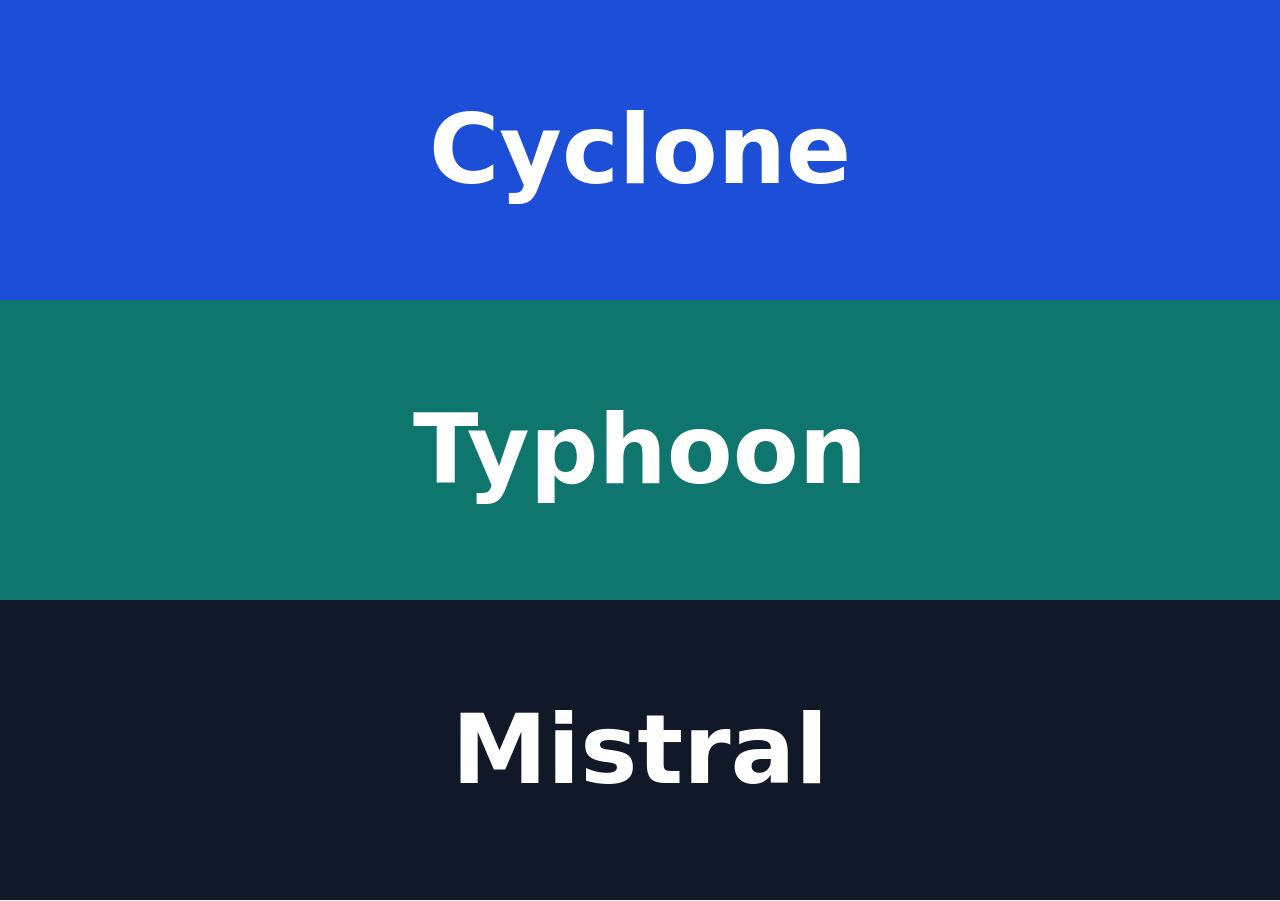
<file: index.html>
<!DOCTYPE html>
<html lang="en">
<head>
<meta charset="utf-8" />
<meta name="viewport" content="width=device-width, initial-scale=1" />
<meta name="color-scheme" content="light dark" />
<title>Cyclone</title>
<link rel="stylesheet" href="app.css?v=8007fc8c7fa7" />
</head>
<body>
<div id="launcher">
  <button type="button" id="open-cyclone" data-section="cyclone">Cyclone</button>
  <button type="button" id="open-typhoon" data-section="typhoon">Typhoon</button>
  <button type="button" id="open-mistral" data-section="mistral">Mistral</button>
</div>
<div id="more-data-dialog" hidden>
  <button id="close-more-data" type="button">Back</button>
  <h2 id="more-data-heading">More data</h2>
  <div class="data-tabs">
    <button id="data-today" type="button" class="selected">Today (selected)</button>
    <button id="data-all-time" type="button">All time</button>
  </div>
  <div id="more-data-content"></div>
  <button id="data-unit-btn" type="button">Switch to miles</button>
  <p>Combined rides from Cyclone, Typhoon and Mistral.</p>
  <p id="data-coverage"></p>
  <p>“Not recorded” means the bike did not supply that measurement, or it was not saved for older rides. Calories calculated from power are estimates.</p>
  <div id="data-weight-form">
    <label for="data-weight">Body weight for future rides (kg)</label>
    <input id="data-weight" type="number" min="30" max="250" step="0.1" required />
    <button id="save-data-weight" type="button">Save weight</button>
    <p>Watts per kilo uses the body weight saved when each ride started. The default is 75 kg.</p>
    <p id="data-weight-status"></p>
  </div>
</div>

<div id="cyclone-section" class="workout-section" hidden>
<div id="cyclone-page-header">
  <div id="cyclone-header-inner">
    <button id="cyclone-home-btn" type="button">Back</button>
    <h1>Cyclone</h1>
  </div>
</div>

<div id="cyclone-page-main">
  <button id="cyclone-main-btn">Connect</button>

  <div id="cyclone-audio-controls">
    <button id="cyclone-choose-audio-btn" type="button">Choose workout</button>
    <input id="cyclone-audio-file" type="file" accept="audio/mpeg,.mp3" hidden />
    <button id="cyclone-play-btn" type="button" hidden>Play</button>
    <audio id="cyclone-workout-audio" preload="metadata"></audio>
    <p id="cyclone-audio-status" hidden></p>
  </div>

  <div id="cyclone-rpm-display" hidden>
    <p id="cyclone-rpm-value">Cadence: 0 RPM</p>
  </div>

  <div id="cyclone-stats">
    <p class="stat-row" id="cyclone-stat-today">Today: 0.00 km</p>
    <p class="stat-row" id="cyclone-stat-week">Last 7 days: 0.00 km</p>
    <p class="stat-row" id="cyclone-stat-month">Last 30 days: 0.00 km</p>
    <p class="stat-row" id="cyclone-stat-alltime">All time: 0.00 km</p>
  </div>

  <button id="cyclone-reset-btn">Reset all distance data</button>
  <button id="cyclone-more-data-btn" class="more-data-button" type="button">More data</button>
  <button id="cyclone-workout-unit-btn" class="more-data-button" type="button">Switch to miles</button>
</div>


</div>

<div id="typhoon-section" class="workout-section" hidden>

<audio id="typhoon-music" preload="auto"></audio>
<audio id="typhoon-music-preload" preload="auto"></audio>

<div id="typhoon-page-header">
  <div id="typhoon-header-inner">
    <button id="typhoon-home-btn" type="button">Back</button>
    <h1>Typhoon</h1>
  </div>
</div>

<div id="typhoon-page-main">
  <div id="typhoon-setup-section">
    <div id="typhoon-duration-grid" class="duration-grid">
      <button class="duration-choice" type="button" data-minutes="3">3 minutes</button>
      <button class="duration-choice" type="button" data-minutes="5">5 minutes</button>
      <button class="duration-choice" type="button" data-minutes="8">8 minutes</button>
      <button class="duration-choice" type="button" data-minutes="10">10 minutes</button>
    </div>
    <p id="typhoon-unsupported" class="vh" hidden>This browser does not provide Web Bluetooth.</p>
  </div>

  <button id="typhoon-main-action" type="button" hidden>Connect</button>

  <div id="typhoon-countdown-section" hidden>
    <div id="typhoon-countdown" aria-hidden="true">3</div>
  </div>

  <div id="typhoon-workout-section" hidden>
    <div id="typhoon-workout-clock" aria-label="Time remaining">0:00</div>
    <div id="typhoon-countdown-message" aria-hidden="true" hidden></div>
    <div id="typhoon-cadence-display">
      <p id="typhoon-live-cadence-value">Cadence: 0 RPM</p>
    </div>
    <div class="workout-actions">
      <button id="typhoon-next-song" type="button">Next song</button>
    </div>
  </div>

  <div id="typhoon-results-section" hidden>
    <h2 id="typhoon-results-heading" tabindex="-1">Workout results</h2>
    <ul id="typhoon-comparison-list" class="comparison-list"></ul>
  </div>

  <div id="typhoon-distance-section" hidden>
    <h2 id="typhoon-distance-heading">Distance</h2>
    <p class="stat-row" id="typhoon-distance-workout">This workout: 0.00 kilometres</p>
    <p class="stat-row" id="typhoon-distance-week">Last 7 days: 0.00 kilometres</p>
    <p class="stat-row" id="typhoon-distance-month">Last 30 days: 0.00 kilometres</p>
    <p class="stat-row" id="typhoon-distance-all">All time: 0.00 kilometres</p>
  </div>

  <button id="typhoon-more-data-btn" class="more-data-button" type="button" hidden>More data</button>
  <button id="typhoon-workout-unit-btn" class="more-data-button" type="button" hidden>Switch to miles</button>

  <div id="typhoon-post-workout-actions" hidden>
    <button id="typhoon-another-workout" type="button">Another workout</button>
    <button id="typhoon-reset-history" type="button">Reset all data</button>
    <form id="typhoon-weight-editor" hidden>
      <label for="typhoon-weight-kg-input">Weight in kilograms</label>
      <input id="typhoon-weight-kg-input" type="number" inputmode="decimal" min="30" max="250" step="0.1" />
      <div class="weight-actions">
        <button type="submit">Save weight</button>
        <button id="typhoon-cancel-weight" type="button">Cancel</button>
      </div>
    </form>
    <button id="typhoon-update-weight" type="button">Update weight</button>
  </div>
</div>
</div>

<div id="mistral-section" class="workout-section" hidden>
<div id="mistral-page-header">
  <div id="mistral-header-inner">
    <button id="mistral-home-btn" type="button">Back</button>
    <h1>Mistral</h1>
  </div>
</div>

<div id="mistral-page-main">
  <div id="mistral-distance-setup">
    <div class="distance-grid" aria-label="Choose distance">
      <button class="distance-choice" type="button" data-distance="5">5 miles</button>
      <button class="distance-choice" type="button" data-distance="10">10 miles</button>
      <button class="distance-choice" type="button" data-distance="15">15 miles</button>
      <button class="distance-choice" type="button" data-distance="20">20 miles</button>
      <button class="distance-choice" type="button" data-distance="25">25 miles</button>
      <button class="distance-choice" type="button" data-distance="30">30 miles</button>
    </div>
    <button id="mistral-unit-btn" type="button">Switch to KM</button>
  </div>
  <div id="mistral-workout-screen" hidden>
  <button id="mistral-main-btn">Connect</button>

  <div id="mistral-audio-controls">
    <button id="mistral-choose-audio-btn" type="button">Choose workout</button>
    <input id="mistral-audio-file" type="file" accept="audio/mpeg,.mp3" hidden />
    <button id="mistral-play-btn" type="button" hidden>Play</button>
    <audio id="mistral-workout-audio" preload="metadata"></audio>
    <p id="mistral-audio-status" hidden></p>
  </div>

  <p id="mistral-distance-progress"></p>

  <div id="mistral-rpm-display" hidden>
    <p id="mistral-rpm-value">Cadence: 0 RPM</p>
  </div>

  <div id="mistral-results-section" hidden>
    <h2 id="mistral-results-heading" tabindex="-1">Workout results</h2>
    <p class="stat-row" id="mistral-result-time">Time: </p>
    <p class="stat-row" id="mistral-result-speed">Average speed: </p>
  </div>

  <div id="mistral-stats">
    <p class="stat-row" id="mistral-stat-today">Today: 0.00 km</p>
    <p class="stat-row" id="mistral-stat-week">Last 7 days: 0.00 km</p>
    <p class="stat-row" id="mistral-stat-month">Last 30 days: 0.00 km</p>
    <p class="stat-row" id="mistral-stat-alltime">All time: 0.00 km</p>
  </div>

  <button id="mistral-reset-btn">Reset all distance data</button>
  <button id="mistral-change-distance-btn" type="button">Choose distance</button>
  <button id="mistral-more-data-btn" class="more-data-button" type="button">More data</button>
  <button id="mistral-workout-unit-btn" class="more-data-button" type="button">Switch to KM</button>
  </div>
</div>



</div>
<div id="workout-announcements"><p id="cyclone-spoken" class="vh" aria-live="assertive" aria-atomic="true"></p><div id="typhoon-spoken" class="vh" aria-live="assertive" aria-atomic="true"></div><p id="mistral-cadence-spoken" class="vh" aria-live="polite" aria-atomic="true"></p><p id="mistral-spoken" class="vh" aria-live="assertive" aria-atomic="true"></p></div>
<script src="app.js?v=8007fc8c7fa7"></script>
</body>
</html>
</file>
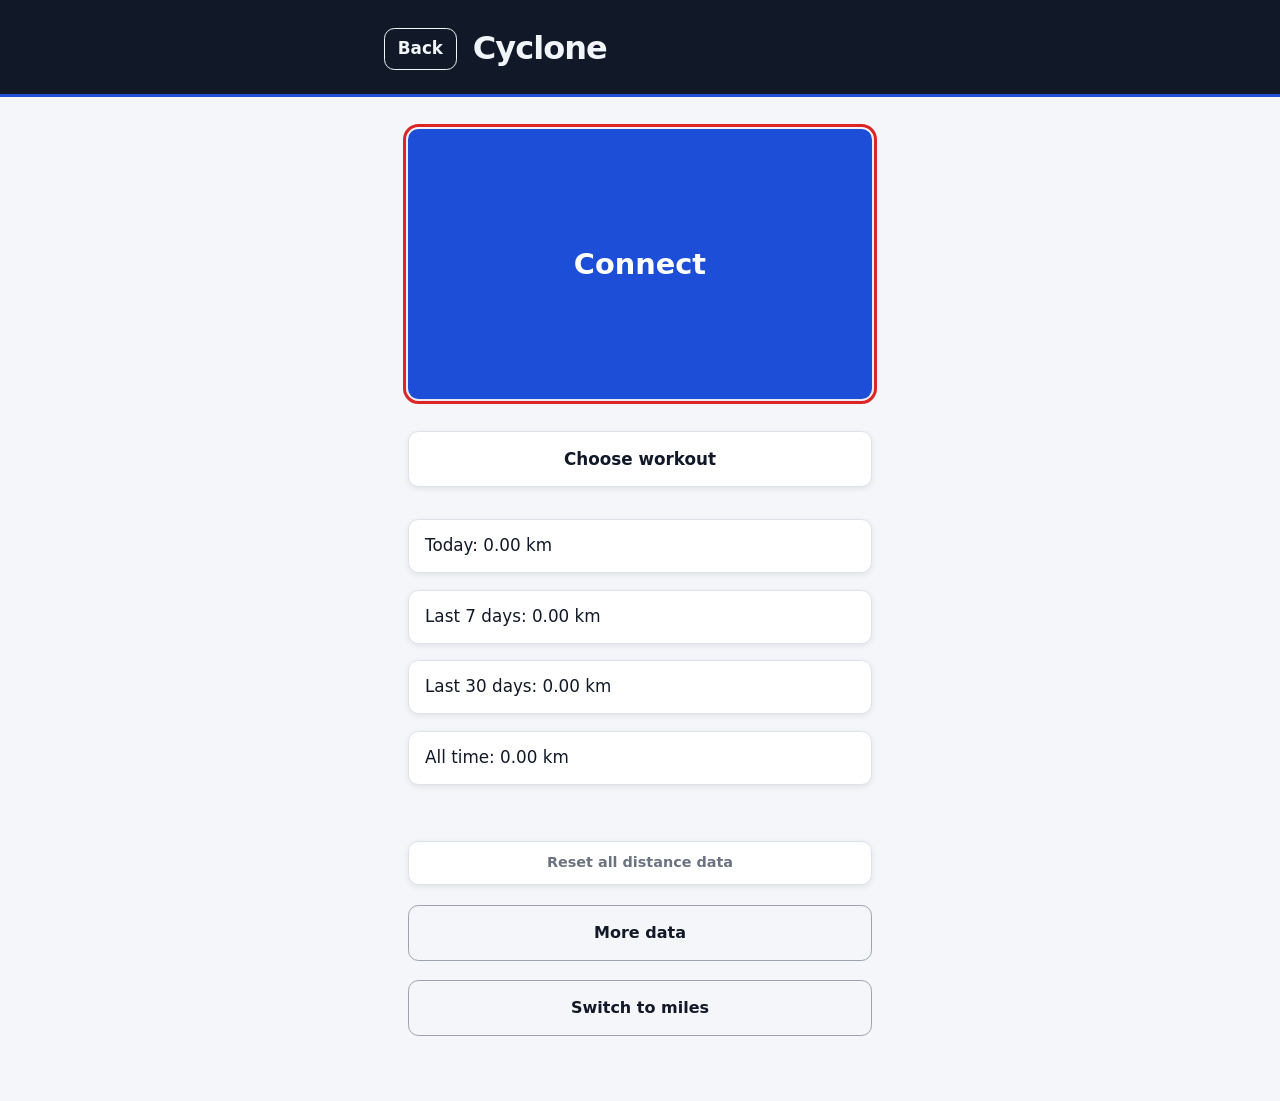
<file: cyclone/index.html>
<!DOCTYPE html>
<html lang="en"><head><meta charset="utf-8" />
<meta name="viewport" content="width=device-width, initial-scale=1" />
<title>Cyclone</title>
<meta http-equiv="refresh" content="0;url=../#cyclone" />
<script>location.replace("../#cyclone");</script>
</head><body><a href="../#cyclone">Open Cyclone</a></body></html>
</file>
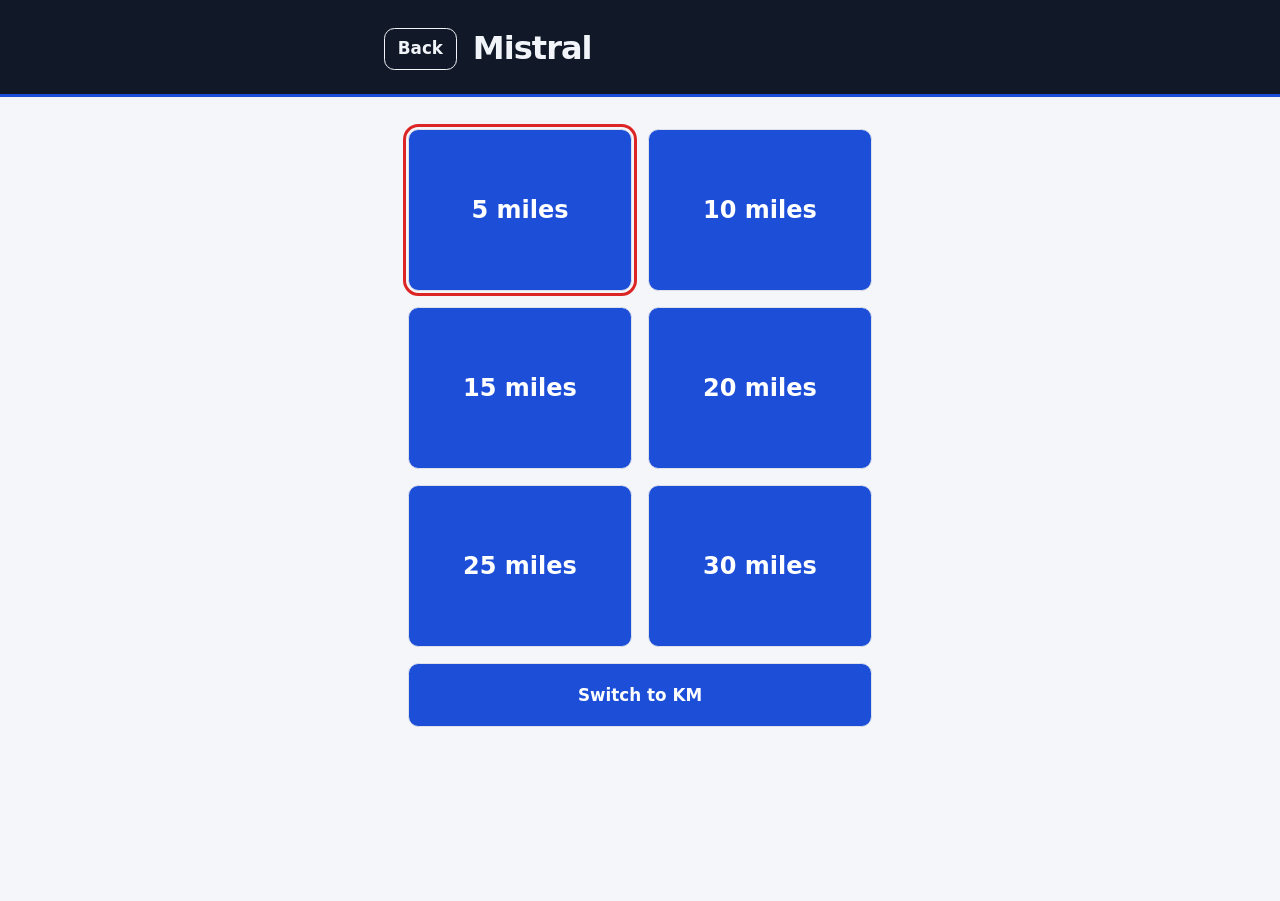
<file: mistral/index.html>
<!DOCTYPE html>
<html lang="en"><head><meta charset="utf-8" />
<meta name="viewport" content="width=device-width, initial-scale=1" />
<title>Mistral</title>
<meta http-equiv="refresh" content="0;url=../#mistral" />
<script>location.replace("../#mistral");</script>
</head><body><a href="../#mistral">Open Mistral</a></body></html>
</file>
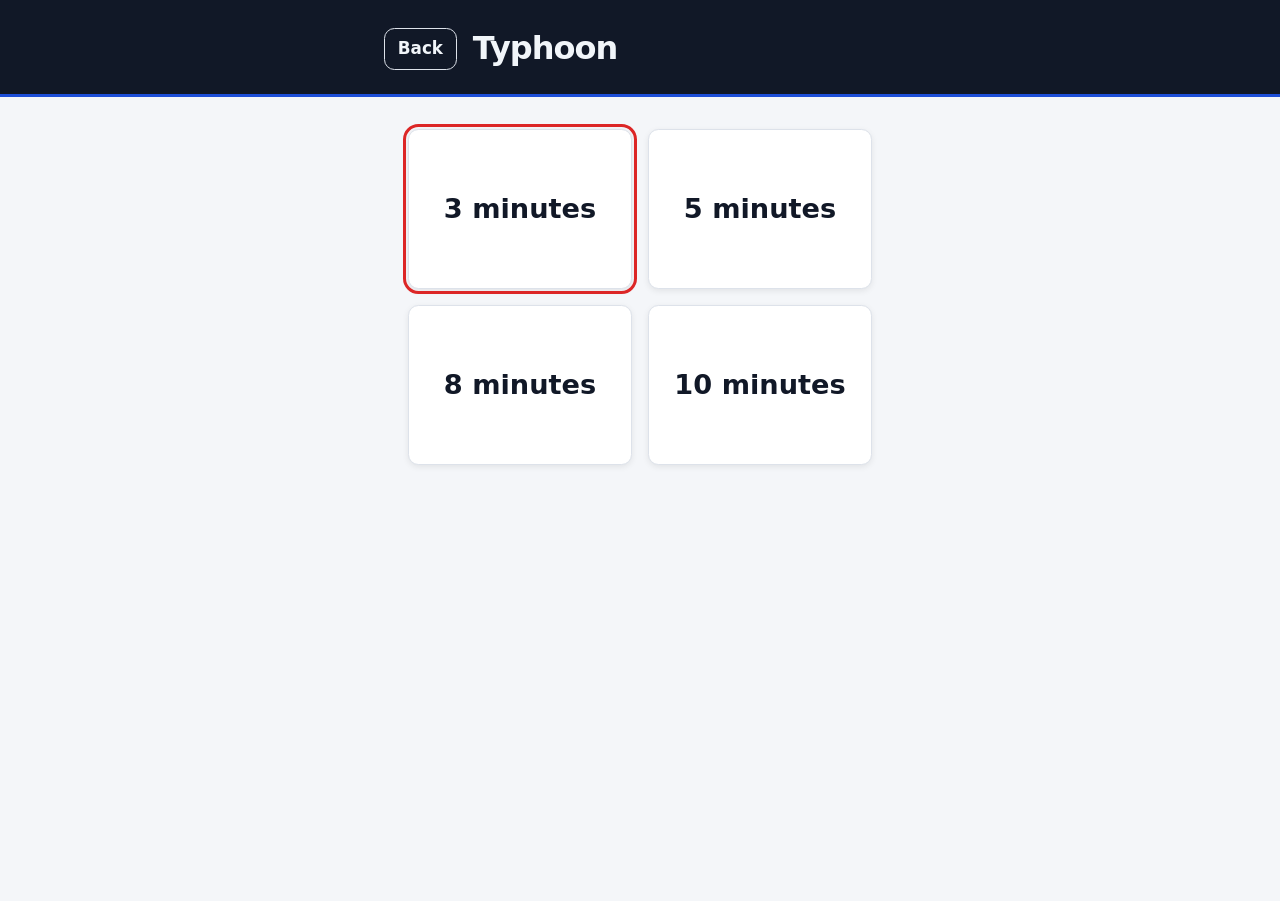
<file: typhoon/index.html>
<!DOCTYPE html>
<html lang="en"><head><meta charset="utf-8" />
<meta name="viewport" content="width=device-width, initial-scale=1" />
<title>Typhoon</title>
<meta http-equiv="refresh" content="0;url=../#typhoon" />
<script>location.replace("../#typhoon");</script>
</head><body><a href="../#typhoon">Open Typhoon</a></body></html>
</file>
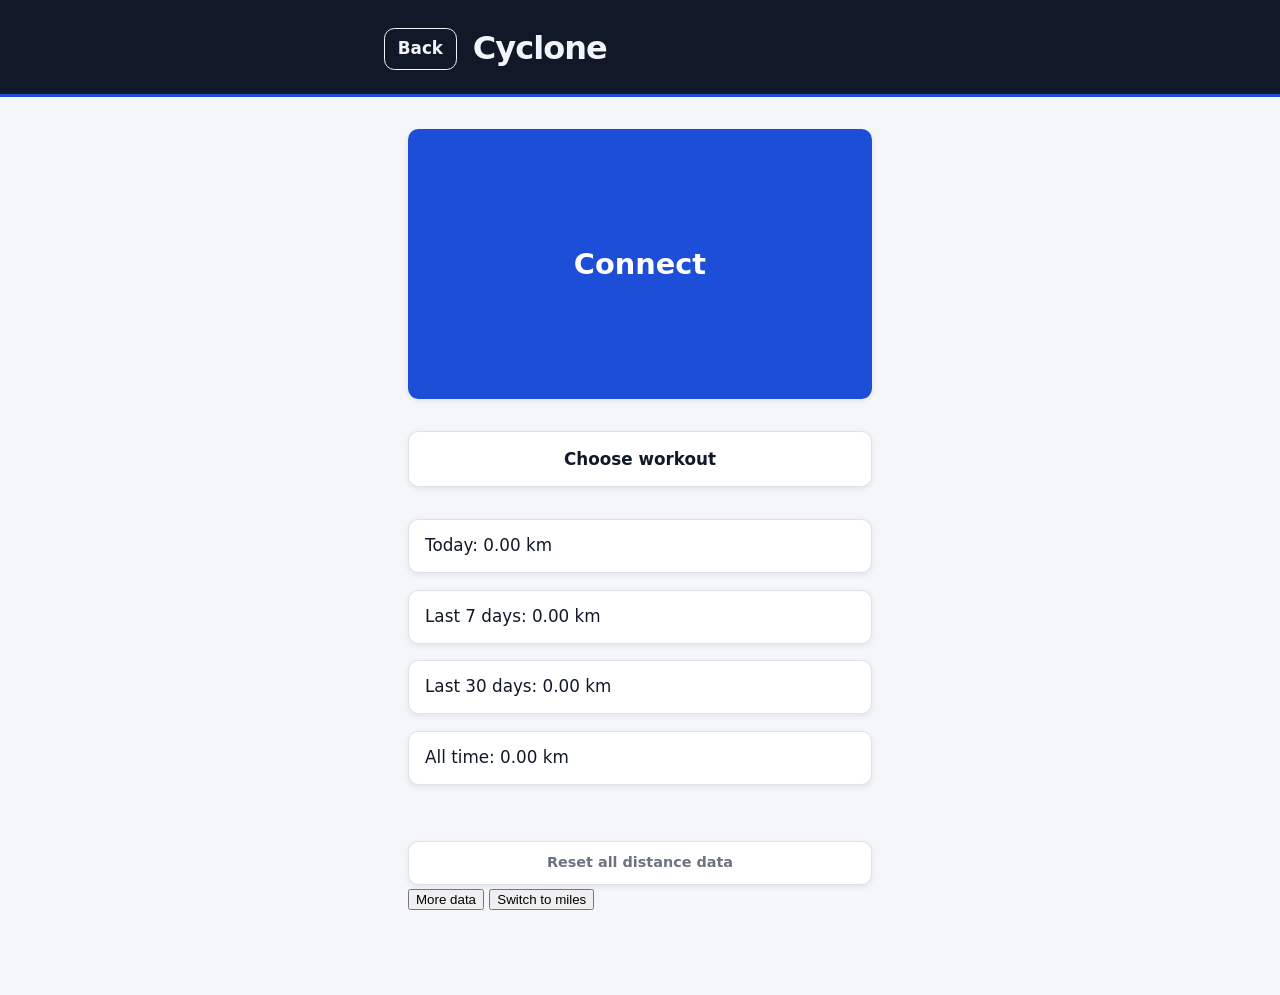
<file: src/cyclone.html>
<!DOCTYPE html>
<html lang="en">
<head>
<meta charset="utf-8" />
<meta name="viewport" content="width=device-width, initial-scale=1" />
<meta name="color-scheme" content="light dark" />
<title>Cyclone</title>
<style>
  :root {
    --bg:       #f4f6f9;
    --fg:       #111827;
    --muted:    #6b7280;
    --accent:   #1d4ed8;
    --accent-fg:#ffffff;
    --border:   #dde2ea;
    --card:     #ffffff;
    --shadow:   0 2px 6px rgba(0,0,0,.08);
    --focus:    #dc2626;
    --radius:   .65rem;
    --header-bg:#111827;
    --header-fg:#f1f5f9;
    --danger:   #b91c1c;
  }
  @media (prefers-color-scheme: dark) {
    :root {
      --bg:       #0d1117;
      --fg:       #e6edf3;
      --muted:    #8b96a5;
      --accent:   #4493f8;
      --accent-fg:#040d21;
      --border:   #21262d;
      --card:     #161b22;
      --shadow:   0 2px 6px rgba(0,0,0,.45);
      --focus:    #f0b429;
      --header-bg:#010409;
      --header-fg:#e6edf3;
      --danger:   #ef4444;
    }
  }

  * { box-sizing: border-box; }
  body {
    margin: 0;
    background: var(--bg);
    color: var(--fg);
    font-family: system-ui, -apple-system, "Segoe UI", Arial, sans-serif;
    font-size: 1.05rem;
    line-height: 1.65;
  }

  #page-header {
    background: var(--header-bg);
    color: var(--header-fg);
    border-bottom: 3px solid var(--accent);
    padding: 1.4rem 1.5rem 1.2rem;
  }
  #header-inner { max-width: 32rem; margin: 0 auto; display: flex; align-items: center; gap: 1rem; }
  #home-btn {
    min-height: 2.6rem;
    padding: .35rem .8rem;
    border: 1px solid currentColor;
    border-radius: var(--radius);
    background: transparent;
    color: var(--header-fg);
    font: inherit;
    font-weight: 700;
    cursor: pointer;
  }
  h1 {
    font-size: 2rem;
    font-weight: 800;
    letter-spacing: -.03em;
    margin: 0;
    color: var(--header-fg);
  }

  #page-main { max-width: 32rem; margin: 0 auto; padding: 2rem 1.5rem 4rem; }

  /* Big connect/stop button */
  #main-btn {
    font: inherit;
    font-weight: 800;
    font-size: 1.8rem;
    width: 100%;
    min-height: 30vh;
    padding: 1rem 1.5rem;
    border-radius: var(--radius);
    border: none;
    background: var(--accent);
    color: var(--accent-fg);
    box-shadow: var(--shadow);
    cursor: pointer;
    transition: opacity .15s, background .15s;
    margin-bottom: 2rem;
  }
  #main-btn.stop-mode { background: var(--danger); color: #fff; }
  #main-btn:hover:not(:disabled) { opacity: .85; }
  #main-btn:disabled { opacity: .38; cursor: default; }
  :focus-visible { outline: 3px solid var(--focus); outline-offset: 2px; }

  /* Workout audio */
  #audio-controls {
    display: grid;
    grid-template-columns: 1fr;
    gap: .75rem;
    margin-bottom: 2rem;
  }
  #audio-controls button {
    font: inherit;
    font-weight: 700;
    min-height: 3.5rem;
    padding: .7rem 1.2rem;
    border-radius: var(--radius);
    border: 1.5px solid var(--border);
    background: var(--card);
    color: var(--fg);
    box-shadow: var(--shadow);
    cursor: pointer;
  }
  #audio-controls button:hover { opacity: .75; }
  #play-btn {
    background: var(--accent) !important;
    color: var(--accent-fg) !important;
    border-color: var(--accent) !important;
  }
  [hidden] { display: none !important; }

  /* RPM display */
  #rpm-display {
    text-align: center;
    margin: 1rem 0 2rem;
  }
  #rpm-display[hidden] { display: none; }
  #rpm-label {
    font-size: .8rem;
    font-weight: 700;
    text-transform: uppercase;
    letter-spacing: .1em;
    color: var(--muted);
  }
  #rpm-value {
    font-size: clamp(2rem, 10vw, 3rem);
    font-weight: 800;
    font-variant-numeric: tabular-nums;
    line-height: 1;
    color: var(--accent);
    letter-spacing: -.04em;
  }

  /* Distance stats */
  #stats { margin: 1.5rem 0; }
  .stat-row {
    display: flex;
    justify-content: space-between;
    align-items: baseline;
    padding: .75rem 1rem;
    background: var(--card);
    border: 1.5px solid var(--border);
    border-radius: var(--radius);
    box-shadow: var(--shadow);
    margin-bottom: .6rem;
  }
  .stat-label { font-weight: 600; font-size: .95rem; }
  .stat-value {
    font-size: 1.3rem;
    font-weight: 800;
    font-variant-numeric: tabular-nums;
    color: var(--accent);
  }

  /* Reset button */
  #reset-btn {
    font: inherit;
    font-weight: 600;
    font-size: .9rem;
    min-height: 2.8rem;
    padding: .55rem 1.2rem;
    border-radius: var(--radius);
    border: 1.5px solid var(--border);
    background: var(--card);
    color: var(--muted);
    box-shadow: var(--shadow);
    cursor: pointer;
    margin-top: 2rem;
    width: 100%;
    transition: opacity .15s;
  }
  #reset-btn:hover { opacity: .75; }

  .vh { position: absolute; width: 1px; height: 1px; overflow: hidden; clip: rect(0 0 0 0); white-space: nowrap; }
</style>
</head>
<body>
<div id="page-header">
  <div id="header-inner">
    <button id="home-btn" type="button">Back</button>
    <h1>Cyclone</h1>
  </div>
</div>

<div id="page-main">
  <button id="main-btn">Connect</button>

  <div id="audio-controls">
    <button id="choose-audio-btn" type="button">Choose workout</button>
    <input id="audio-file" type="file" accept="audio/mpeg,.mp3" hidden />
    <button id="play-btn" type="button" hidden>Play</button>
    <audio id="workout-audio" preload="metadata"></audio>
    <p id="audio-status" hidden></p>
  </div>

  <div id="rpm-display" hidden>
    <p id="rpm-value">Cadence: 0 RPM</p>
  </div>

  <div id="stats">
    <p class="stat-row" id="stat-today">Today: 0.00 km</p>
    <p class="stat-row" id="stat-week">Last 7 days: 0.00 km</p>
    <p class="stat-row" id="stat-month">Last 30 days: 0.00 km</p>
    <p class="stat-row" id="stat-alltime">All time: 0.00 km</p>
  </div>

  <button id="reset-btn">Reset all distance data</button>
  <button id="more-data-btn" class="more-data-button" type="button">More data</button>
  <button id="workout-unit-btn" class="more-data-button" type="button">Switch to miles</button>
</div>

<p id="spoken" class="vh" aria-live="assertive" aria-atomic="true"></p>

<script>
"use strict";
const FTMS = 0x1826, IBD = 0x2ad2;
const DISTANCE_KEY = "cyclone-typhoon-distances-v1";
const DISTANCE_MIGRATION_KEY = "cyclone-typhoon-distances-migrated-v1";
const $ = id => document.getElementById(id);

let unit = DistanceUnits.get("cyclone");
const distanceText = km => `${(unit === "miles" ? km / 1.609344 : km).toFixed(2)} ${unit === "miles" ? "miles" : "km"}`;
let device = null, char = null;
let connected = false;
let sessionActive = false;
let sessionDistanceM = 0;
let lastT = null;
let lastRawDistanceM = null;
let latestSpeed_kmh = 0;
let speakTimer = null;
let wakeLock = null;
let audioUrl = null;

async function acquireWakeLock() {
  if (!navigator.wakeLock) return;
  try { wakeLock = await navigator.wakeLock.request("screen"); } catch (e) {}
}
function releaseWakeLock() {
  if (wakeLock) { wakeLock.release(); wakeLock = null; }
}
// Re-acquire if the page becomes visible again (lock is dropped on page hide)
document.addEventListener("visibilitychange", () => {
  if (sessionActive && document.visibilityState === "visible") acquireWakeLock();
});

function speak(text) {
  if (activeSection !== "cyclone") return;
  if (!text) return;
  const r = $("spoken");
  r.textContent = "";
  requestAnimationFrame(() => {
    if (activeSection !== "cyclone") return;
    r.textContent = text;
    // Clear after VoiceOver has had time to read it so it doesn't repeat on swipe
    clearTimeout(speakTimer);
    speakTimer = setTimeout(() => { r.textContent = ""; }, 6000);
  });
}

let lastBand = null;
function updateRpm(cadenceRpm) {
  const band = Math.round(cadenceRpm / 5) * 5;
  $("rpm-value").textContent = `Cadence: ${band} RPM`;
  if (band !== lastBand) {
    lastBand = band;
    speak(`${band}`);
  }
}

function todayStr(date = new Date()) {
  return `${date.getFullYear()}-${String(date.getMonth() + 1).padStart(2, "0")}-${String(date.getDate()).padStart(2, "0")}`;
}

function parseStoredArray(key) {
  try {
    const value = JSON.parse(localStorage.getItem(key) || "[]");
    return Array.isArray(value) ? value : [];
  } catch (e) { return []; }
}

function migrateDistanceHistory() {
  try {
    if (localStorage.getItem(DISTANCE_MIGRATION_KEY) === "1") return;
    const ledger = [];
    for (const [index, session] of parseStoredArray("cyclone-sessions").entries()) {
      const km = Number(session.km);
      if (km > 0 && /^\d{4}-\d{2}-\d{2}$/.test(session.date || "")) {
        ledger.push({ id: `cyclone-legacy-${index}`, source: "cyclone", endedAt: `${session.date}T12:00:00.000Z`, km });
      }
    }
    for (const [index, session] of parseStoredArray("typhoon-sessions-v1").entries()) {
      const km = Number(session.distanceKm);
      const endedAt = session.endedAt || "";
      if (session.completed && km > 0 && Number.isFinite(Date.parse(endedAt))) {
        ledger.push({ id: `typhoon-${session.id || index}`, source: "typhoon", endedAt, km });
      }
    }
    localStorage.setItem(DISTANCE_KEY, JSON.stringify(ledger));
    localStorage.setItem(DISTANCE_MIGRATION_KEY, "1");
  } catch (e) {}
}

function loadDistanceLedger() {
  migrateDistanceHistory();
  return parseStoredArray(DISTANCE_KEY);
}

function saveDistanceLedger(ledger) {
  try { localStorage.setItem(DISTANCE_KEY, JSON.stringify(ledger)); } catch (e) {}
}

function recordDistance(km) {
  if (!(km >= 0)) return;
  const ledger = loadDistanceLedger();
  ledger.push(WorkoutData.attach({ id: `cyclone-${Date.now()}-${Math.random().toString(16).slice(2)}`, source: "cyclone", endedAt: new Date().toISOString(), km: Number(km.toFixed(3)) }));
  saveDistanceLedger(ledger);
}

function recordSession(km) {
  recordDistance(km);
}

function computeStats() {
  const sessions = loadDistanceLedger();
  const now = Date.now();
  const today = todayStr();
  const weekStart = now - 7 * 24 * 60 * 60 * 1000;
  const monthStart = now - 30 * 24 * 60 * 60 * 1000;
  let todayKm = 0, weekKm = 0, monthKm = 0, allKm = 0;
  for (const s of sessions) {
    const km = Number(s.km) || 0;
    const time = Date.parse(s.endedAt);
    allKm += km;
    if (Number.isFinite(time) && todayStr(new Date(time)) === today) todayKm += km;
    if (Number.isFinite(time) && time >= weekStart) weekKm += km;
    if (Number.isFinite(time) && time >= monthStart) monthKm += km;
  }
  return { todayKm, weekKm, monthKm, allKm };
}

function renderStats() {
  const { todayKm, weekKm, monthKm, allKm } = computeStats();
  $("stat-today").textContent   = "Today: " + (`${distanceText(todayKm)}`);
  $("stat-week").textContent    = "Last 7 days: " + (`${distanceText(weekKm)}`);
  $("stat-month").textContent   = "Last 30 days: " + (`${distanceText(monthKm)}`);
  $("stat-alltime").textContent = "All time: " + (`${distanceText(allKm)}`);
}

function parseBike(view) { return BikeData.parse(view); }

function onData(e) {
  const m = parseBike(e.target.value);
  const now = performance.now() / 1000;
  if ("speed_kmh" in m) latestSpeed_kmh = m.speed_kmh;
  if (sessionActive && "cadence_rpm" in m) updateRpm(m.cadence_rpm);
  if ("distance_m" in m) {
    if (sessionActive && lastRawDistanceM !== null) {
      const dt = lastT === null ? 0 : now - lastT;
      sessionDistanceM += BikeData.distanceDelta(lastRawDistanceM, m.distance_m, dt, latestSpeed_kmh);
    }
    lastRawDistanceM = m.distance_m;
  } else if (sessionActive) {
    const dt = lastT === null ? 0 : (now - lastT);
    if (dt > 0 && dt < 5) sessionDistanceM += (latestSpeed_kmh * 1000 / 3600) * dt;
  }
  lastT = now;
  if (sessionActive) WorkoutData.distance(sessionDistanceM);
}

function setSessionUI() {
  sessionActive = true;
  acquireWakeLock();
  const btn = $("main-btn");
  btn.textContent = "Stop";
  btn.classList.add("stop-mode");
  btn.disabled = false;
  $("rpm-display").hidden = false;
  lastBand = null;
  $("rpm-value").textContent = "Cadence: 0 RPM";
}

function setReadyUI() {
  sessionActive = false;
  releaseWakeLock();
  const btn = $("main-btn");
  btn.textContent = "Start";
  btn.classList.remove("stop-mode");
  btn.disabled = false;
  $("rpm-display").hidden = true;
}

function setDisconnectedUI() {
  connected = false;
  sessionActive = false;
  releaseWakeLock();
  const btn = $("main-btn");
  btn.textContent = "Connect";
  btn.classList.remove("stop-mode");
  btn.disabled = false;
  $("rpm-display").hidden = true;
}

function setInterruptedUI() {
  connected = false;
  const btn = $("main-btn");
  btn.textContent = "Stop";
  btn.classList.add("stop-mode");
  btn.disabled = false;
  $("rpm-display").hidden = false;
}

function endSession() {
  const km = sessionDistanceM / 1000;
  recordSession(km);
  renderStats();
  speak(`Workout distance: ${distanceText(km)}`);
}

let audioContext = null;
let startGeneration = 0;
let startingAudio = false;
let workoutMediaSource = null;
let workoutMediaGain = null;
const signalOscillators = new Set();
function ensureAudioContext() {
  const AudioContextClass = window.AudioContext || window.webkitAudioContext;
  if (!AudioContextClass) return false;
  if (!audioContext) audioContext = new AudioContextClass();
  if (audioContext.state === "suspended" || audioContext.state === "interrupted") audioContext.resume().catch(() => {});
  return true;
}
function cancelSignals() {
  for (const oscillator of signalOscillators) {
    try { oscillator.stop(); } catch (error) {}
  }
  signalOscillators.clear();
}
function setStartingAudio(value) {
  startingAudio = value;
  $("choose-audio-btn").disabled = value;
  $("play-btn").disabled = value;
}
function beep(frequency, durationSeconds, delaySeconds = 0) {
  if (!ensureAudioContext()) return;
  const oscillator = audioContext.createOscillator();
  const master = audioContext.createGain();
  const start = audioContext.currentTime + delaySeconds;
  const end = start + durationSeconds;
  oscillator.frequency.value = frequency;
  oscillator.type = "sine";
  master.gain.setValueAtTime(0.0001, start);
  master.gain.exponentialRampToValueAtTime(0.68, start + 0.03);
  master.gain.setValueAtTime(0.68, Math.max(start + 0.04, end - 0.08));
  master.gain.exponentialRampToValueAtTime(0.0001, end);
  oscillator.connect(master);
  master.connect(audioContext.destination);
  signalOscillators.add(oscillator);
  oscillator.onended = () => signalOscillators.delete(oscillator);
  oscillator.start(start);
  oscillator.stop(end + 0.02);
}

function finishSignal() {
  beep(330, 0.3);
  beep(660, 0.65, 0.36);
}


async function startWorkoutAudio() {
  const generation = ++startGeneration;
  const audio = $("workout-audio");
  setStartingAudio(true);
  $("audio-status").hidden = true;
  audio.pause();
  cancelSignals();
  ensureAudioContext();
  const audioReady = audioContext && audioContext.state !== "running"
    ? audioContext.resume().then(() => true, () => false) : Promise.resolve(true);
  // Start the media while the Start tap still grants playback permission.
  // Silence its Web Audio output rather than muting and restarting the element.
  let playbackFailed = false;
  if (audio.src) {
    if (ensureAudioContext() && !workoutMediaSource) {
      workoutMediaSource = audioContext.createMediaElementSource(audio);
      workoutMediaGain = audioContext.createGain();
      workoutMediaSource.connect(workoutMediaGain);
      workoutMediaGain.connect(audioContext.destination);
    }
    if (workoutMediaGain) workoutMediaGain.gain.setValueAtTime(0, audioContext.currentTime);
    audio.muted = !workoutMediaGain;
    audio.currentTime = 0;
    try {
      Promise.resolve(audio.play()).catch(() => { playbackFailed = true; });
    } catch (error) { playbackFailed = true; }
  }
  const ready = await Promise.race([audioReady, new Promise(resolve => setTimeout(() => resolve(false), 3000))]);
  if (generation !== startGeneration || !sessionActive) return;
  if (!ready) {
    audio.pause();
    audio.muted = false;
    if (workoutMediaGain) workoutMediaGain.gain.setValueAtTime(1, audioContext.currentTime);
    setStartingAudio(false);
    const message = audio.src ? "Your phone has paused workout audio. Tap Play to resume it." : "Your workout is running, but your phone could not play the opening tones.";
    $("audio-status").textContent = message;
    $("audio-status").hidden = false;
    speak(message);
    return;
  }
  for (const delay of [0, 0.9, 1.8]) beep(500, 0.32, delay);
  beep(1000, 0.65, 2.7);
  await new Promise(resolve => setTimeout(resolve, 4400));
  WorkoutData.expire(sections.cyclone);
  if (generation !== startGeneration || !sessionActive) return;
  if (audio.src) audio.currentTime = 0;
  audio.muted = false;
  if (workoutMediaGain) workoutMediaGain.gain.setValueAtTime(1, audioContext.currentTime);
  setStartingAudio(false);
  // Usually already playing: do not require another delayed play permission.
  if (audio.src && (audio.paused || playbackFailed)) {
    try {
      await audio.play();
    } catch (error) {
      if (generation === startGeneration && sessionActive) {
        const message = "Workout audio could not start automatically. Tap Play to start it.";
        $("audio-status").textContent = message;
        $("audio-status").hidden = false;
        speak(message);
      }
    }
  }
}
function stopWorkoutAudio() {
  ++startGeneration;
  const audio = $("workout-audio");
  audio.pause();
  if (audio.src) audio.currentTime = 0;
  audio.muted = false;
  if (workoutMediaGain) workoutMediaGain.gain.setValueAtTime(1, audioContext.currentTime);
  setStartingAudio(false);
  cancelSignals();
  finishSignal();
}

async function startSession() {
  if (!Bike.isConnected() || !connected || !device || !device.gatt || !device.gatt.connected) {
    setDisconnectedUI();
    return;
  }
  sessionDistanceM = 0;
  lastT = null;
  lastRawDistanceM = null;
  latestSpeed_kmh = 0;
  WorkoutData.start("cyclone");
  setSessionUI();
  await startWorkoutAudio();
}

async function connect() {
  $("main-btn").disabled = true;
  try { await Bike.connect(); }
  catch (error) {
    setDisconnectedUI();
    speak(navigator.bluetooth ? "Could not connect. Keep pedalling and tap Connect to try again." : "Web Bluetooth is unavailable in this browser.");
  }
}

function stop() {
  if (!sessionActive) return;
  stopWorkoutAudio();
  endSession();
  if (device && device.gatt && device.gatt.connected) setReadyUI();
  else setDisconnectedUI();
}

function onUnexpectedDisconnect() {
  char = null;
  connected = false;
  if (sessionActive) {
    setInterruptedUI();
    speak("Bike disconnected. Trying to reconnect.");
    // The shared connection owner retries without restarting this workout.
  } else {
    device = null;
    setDisconnectedUI();
  }
}

function leaveCyclone() { showSection(null); }

function resetData() {
  localStorage.removeItem("cyclone-sessions");
  saveDistanceLedger([]);
  localStorage.setItem(DISTANCE_MIGRATION_KEY, "1");
  renderStats();
  speak("All distance data cleared.");
}

function chooseWorkout() {
  if (startingAudio) return;
  $("audio-file").click();
}

function loadWorkout(e) {
  const file = e.target.files && e.target.files[0];
  if (!file) return;

  const audio = $("workout-audio");
  audio.pause();
  if (audioUrl) URL.revokeObjectURL(audioUrl);
  audioUrl = URL.createObjectURL(file);
  audio.src = audioUrl;
  audio.load();

  const playBtn = $("play-btn");
  playBtn.textContent = "Play";
  playBtn.hidden = false;
  playBtn.setAttribute("aria-label", `Play ${workoutName(file)}`);
}

function workoutName(file) {
  return file.name.replace(/\.mp3$/i, "");
}

async function togglePlayback() {
  if (startingAudio) return;
  ensureAudioContext();
  const audio = $("workout-audio");
  const playBtn = $("play-btn");
  if (audio.paused) {
    try { await audio.play(); } catch (e) {}
  } else {
    audio.pause();
  }
}

function updatePlaybackButton() {
  const audio = $("workout-audio");
  const playBtn = $("play-btn");
  const file = $("audio-file").files && $("audio-file").files[0];
  const action = audio.paused ? "Play" : "Pause";
  if (!audio.paused) $("audio-status").hidden = true;
  playBtn.textContent = action;
  playBtn.setAttribute("aria-label", file ? `${action} ${workoutName(file)}` : action);
}

$("main-btn").addEventListener("click", () => {
  WorkoutData.expire(sections.cyclone);
  if (sessionActive) stop();
  else if (connected) startSession();
  else connect();
});
$("home-btn").addEventListener("click", leaveCyclone);
$("more-data-btn").addEventListener("click", () => MoreData.open(unit, $("more-data-btn")));
$("reset-btn").addEventListener("click", resetData);
$("choose-audio-btn").addEventListener("click", chooseWorkout);
$("audio-file").addEventListener("change", loadWorkout);
$("play-btn").addEventListener("click", togglePlayback);
$("workout-audio").addEventListener("play", updatePlaybackButton);
$("workout-audio").addEventListener("pause", updatePlaybackButton);
$("workout-audio").addEventListener("ended", updatePlaybackButton);
renderStats();


$("workout-unit-btn").addEventListener("click", () => DistanceUnits.toggle("cyclone"));
DistanceUnits.subscribe("cyclone", value => {
  unit = value;
  $("workout-unit-btn").textContent = unit === "miles" ? "Switch to KM" : "Switch to miles";
  renderStats();
});

sections["cyclone"] = {
  data: onData,
  expire() {
    if (sessionActive) {

      stop();
    }
    ++startGeneration;
    cancelSignals();
    clearTimeout(speakTimer);

    $("spoken").textContent = "";
  },

  connection(chosen) {
    device = chosen;
    connected = true;
    lastT = null;
    lastRawDistanceM = null;
    if (sessionActive) setSessionUI(); else setReadyUI();
  },
  connecting() {
    if (sessionActive) setInterruptedUI();
    else { setDisconnectedUI(); $("main-btn").disabled = true; }
  },
  disconnected: onUnexpectedDisconnect,
  enter() {
    renderStats();
    if (Bike.isConnected()) this.connection(Bike.device); else setDisconnectedUI();
    $("main-btn").focus();
  },
  leave() {
    if (sessionActive) stop();
    ++startGeneration;
    $("workout-audio").pause();
    cancelSignals();
    clearTimeout(speakTimer);
    $("spoken").textContent = "";
    releaseWakeLock();
  }
};

</script>
</body>
</html>
</file>
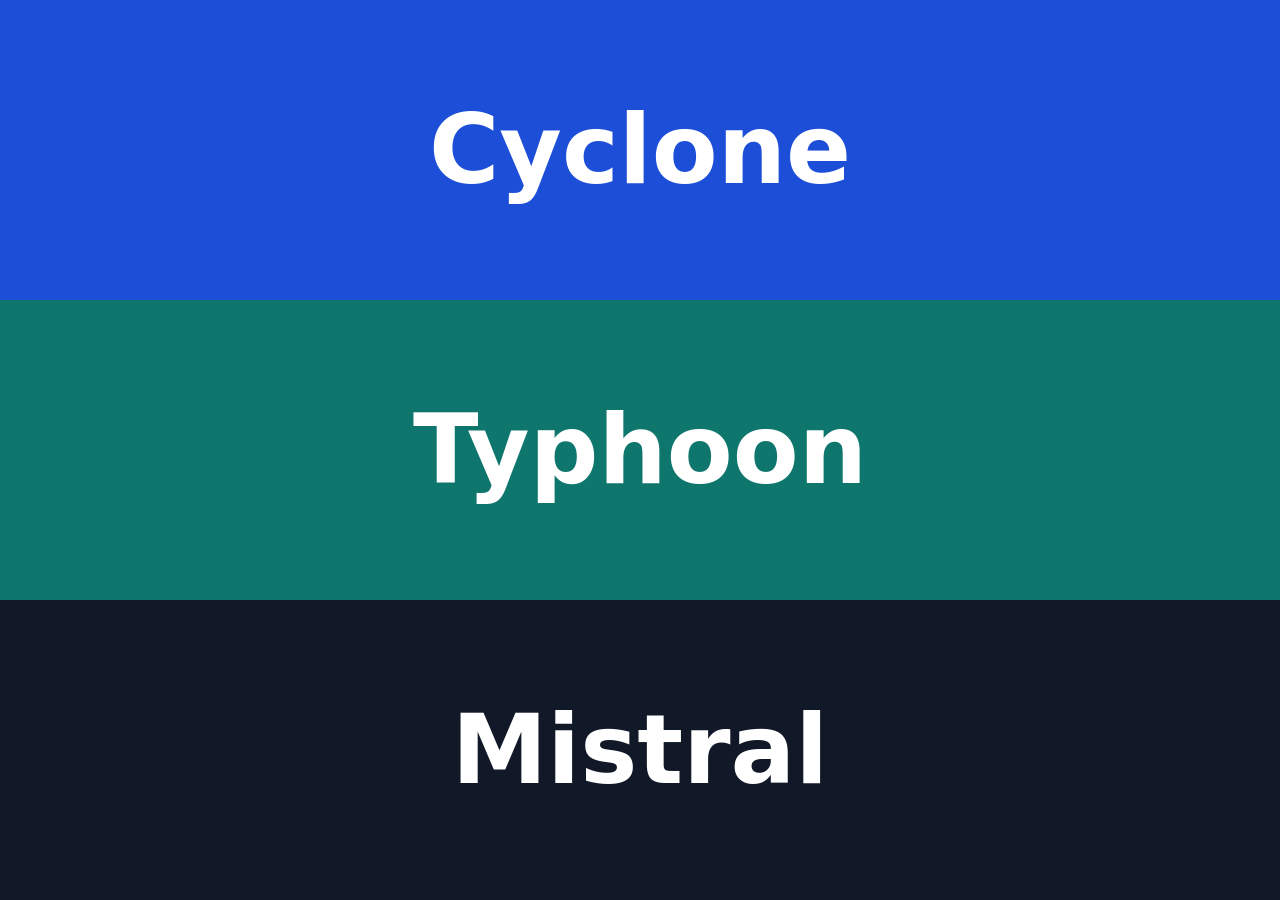
<file: src/launcher.html>
<!DOCTYPE html>
<html lang="en">
<head>
<meta charset="utf-8" />
<meta name="viewport" content="width=device-width, initial-scale=1" />
<meta name="color-scheme" content="light dark" />
<title>Cyclone</title>
<style>
  :root {
    --bg: #f4f6f9;
    --fg: #111827;
    --accent: #1d4ed8;
    --accent-fg: #ffffff;
    --second: #111827;
  }
  @media (prefers-color-scheme: dark) {
    :root {
      --bg: #05080d;
      --fg: #f3f4f6;
      --accent: #60a5fa;
      --accent-fg: #07111f;
      --second: #161b22;
    }
  }
  * { box-sizing: border-box; }
  html, body { width: 100%; height: 100%; margin: 0; }
  body { background: var(--bg); }
  #launcher {
    display: grid;
    grid-template-rows: repeat(3, 1fr);
    width: 100%;
    min-height: 100%;
  }
  button {
    width: 100%;
    min-height: calc(100vh / 3);
    border: 0;
    border-radius: 0;
    background: var(--accent);
    color: var(--accent-fg);
    font: 900 clamp(2.5rem, 12vw, 6rem)/1 system-ui, -apple-system, "Segoe UI", Arial, sans-serif;
    cursor: pointer;
  }
  button:nth-child(2) { background: #0f766e; color: #ffffff; }
  button:last-child { background: var(--second); color: #ffffff; }
  button:focus-visible { outline: .35rem solid #f0b429; outline-offset: -.35rem; }
</style>
</head>
<body>
<div id="launcher">
  <button type="button" onclick="location.href='cyclone/'">Cyclone</button>
  <button type="button" onclick="location.href='typhoon/'">Typhoon</button>
  <button type="button" onclick="location.href='mistral/'">Mistral</button>
</div>
</body>
</html>
</file>
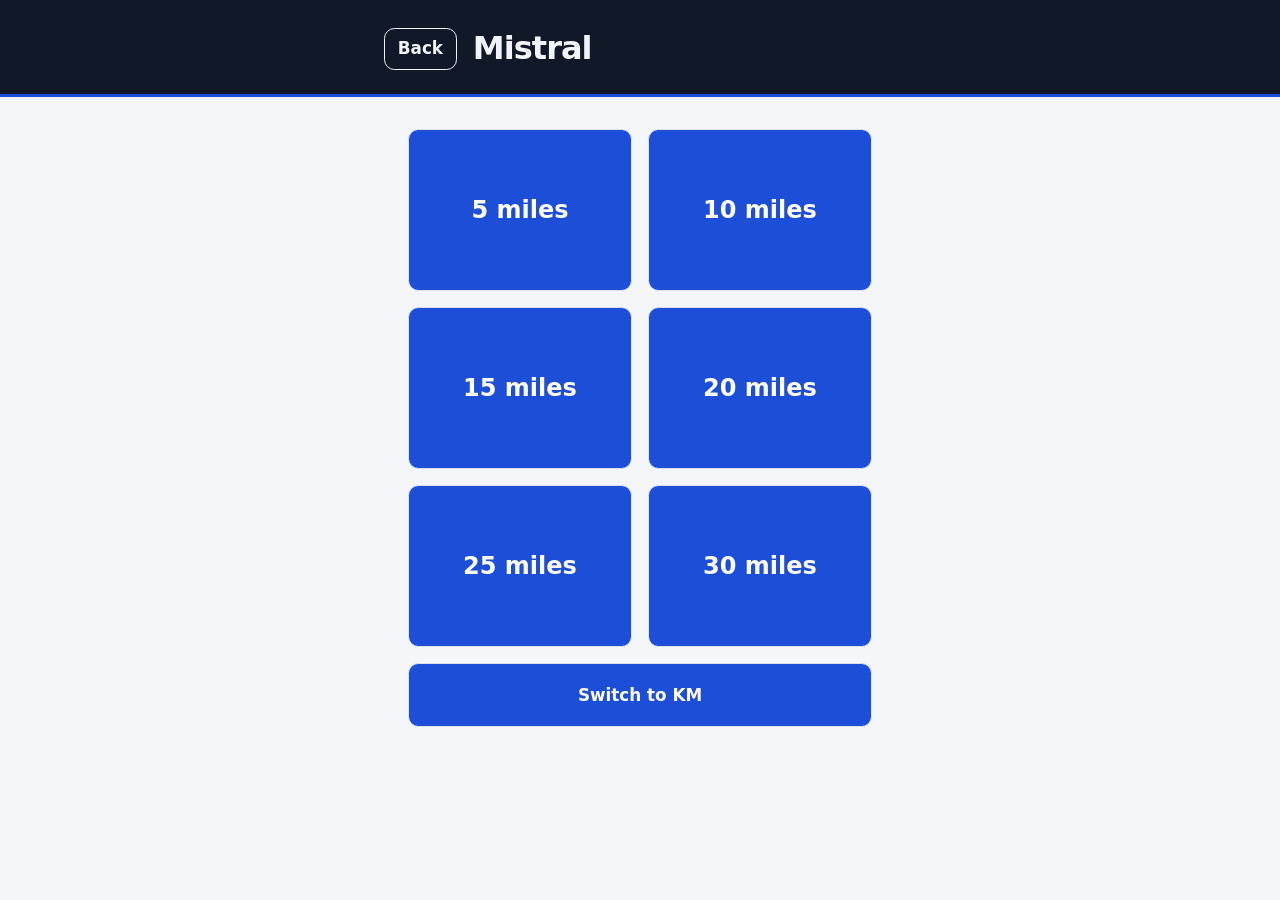
<file: src/mistral.html>
<!DOCTYPE html>
<html lang="en">
<head>
<meta charset="utf-8" />
<meta name="viewport" content="width=device-width, initial-scale=1" />
<meta name="color-scheme" content="light dark" />
<title>Mistral</title>
<style>
  :root {
    --bg:       #f4f6f9;
    --fg:       #111827;
    --muted:    #6b7280;
    --accent:   #1d4ed8;
    --accent-fg:#ffffff;
    --border:   #dde2ea;
    --card:     #ffffff;
    --shadow:   0 2px 6px rgba(0,0,0,.08);
    --focus:    #dc2626;
    --radius:   .65rem;
    --header-bg:#111827;
    --header-fg:#f1f5f9;
    --danger:   #b91c1c;
  }
  @media (prefers-color-scheme: dark) {
    :root {
      --bg:       #0d1117;
      --fg:       #e6edf3;
      --muted:    #8b96a5;
      --accent:   #4493f8;
      --accent-fg:#040d21;
      --border:   #21262d;
      --card:     #161b22;
      --shadow:   0 2px 6px rgba(0,0,0,.45);
      --focus:    #f0b429;
      --header-bg:#010409;
      --header-fg:#e6edf3;
      --danger:   #ef4444;
    }
  }

  * { box-sizing: border-box; }
  body {
    margin: 0;
    background: var(--bg);
    color: var(--fg);
    font-family: system-ui, -apple-system, "Segoe UI", Arial, sans-serif;
    font-size: 1.05rem;
    line-height: 1.65;
  }

  #page-header {
    background: var(--header-bg);
    color: var(--header-fg);
    border-bottom: 3px solid var(--accent);
    padding: 1.4rem 1.5rem 1.2rem;
  }
  #header-inner { max-width: 32rem; margin: 0 auto; display: flex; align-items: center; gap: 1rem; }
  #home-btn {
    min-height: 2.6rem;
    padding: .35rem .8rem;
    border: 1px solid currentColor;
    border-radius: var(--radius);
    background: transparent;
    color: var(--header-fg);
    font: inherit;
    font-weight: 700;
    cursor: pointer;
  }
  h1 {
    font-size: 2rem;
    font-weight: 800;
    letter-spacing: -.03em;
    margin: 0;
    color: var(--header-fg);
  }

  #page-main { max-width: 32rem; margin: 0 auto; padding: 2rem 1.5rem 4rem; }

  .distance-grid { display: grid; grid-template-columns: repeat(2, 1fr); gap: 1rem; }
  .distance-choice, #unit-btn, #change-distance-btn {
    font: inherit; font-weight: 800; padding: 1rem;
    min-height: 4rem; border: 1.5px solid var(--border);
    border-radius: var(--radius); background: var(--accent);
    color: var(--accent-fg); cursor: pointer;
  }
  .distance-choice { min-height: 18vh; font-size: 1.5rem; }
  #unit-btn, #change-distance-btn { width: 100%; margin-top: 1rem; }
  #distance-progress { font-size: 1.4rem; font-weight: 800; text-align: center; }

  /* Big connect/stop button */
  #main-btn {
    font: inherit;
    font-weight: 800;
    font-size: 1.8rem;
    width: 100%;
    min-height: 30vh;
    padding: 1rem 1.5rem;
    border-radius: var(--radius);
    border: none;
    background: var(--accent);
    color: var(--accent-fg);
    box-shadow: var(--shadow);
    cursor: pointer;
    transition: opacity .15s, background .15s;
    margin-bottom: 2rem;
  }
  #main-btn.stop-mode { background: var(--danger); color: #fff; }
  #main-btn:hover:not(:disabled) { opacity: .85; }
  #main-btn:disabled { opacity: .38; cursor: default; }
  :focus-visible { outline: 3px solid var(--focus); outline-offset: 2px; }

  /* Workout audio */
  #audio-controls {
    display: grid;
    grid-template-columns: 1fr;
    gap: .75rem;
    margin-bottom: 2rem;
  }
  #audio-controls button {
    font: inherit;
    font-weight: 700;
    min-height: 3.5rem;
    padding: .7rem 1.2rem;
    border-radius: var(--radius);
    border: 1.5px solid var(--border);
    background: var(--card);
    color: var(--fg);
    box-shadow: var(--shadow);
    cursor: pointer;
  }
  #audio-controls button:hover { opacity: .75; }
  #play-btn {
    background: var(--accent) !important;
    color: var(--accent-fg) !important;
    border-color: var(--accent) !important;
  }
  [hidden] { display: none !important; }

  /* RPM display */
  #rpm-display {
    text-align: center;
    margin: 1rem 0 2rem;
  }
  #rpm-display[hidden] { display: none; }
  #rpm-label {
    font-size: .8rem;
    font-weight: 700;
    text-transform: uppercase;
    letter-spacing: .1em;
    color: var(--muted);
  }
  #rpm-value {
    font-size: clamp(2rem, 10vw, 3rem);
    font-weight: 800;
    font-variant-numeric: tabular-nums;
    line-height: 1;
    color: var(--accent);
    letter-spacing: -.04em;
  }

  /* Distance stats */
  #stats { margin: 1.5rem 0; }
  .stat-row {
    display: flex;
    justify-content: space-between;
    align-items: baseline;
    padding: .75rem 1rem;
    background: var(--card);
    border: 1.5px solid var(--border);
    border-radius: var(--radius);
    box-shadow: var(--shadow);
    margin-bottom: .6rem;
  }
  .stat-label { font-weight: 600; font-size: .95rem; }
  .stat-value {
    font-size: 1.3rem;
    font-weight: 800;
    font-variant-numeric: tabular-nums;
    color: var(--accent);
  }

  /* Reset button */
  #reset-btn {
    font: inherit;
    font-weight: 600;
    font-size: .9rem;
    min-height: 2.8rem;
    padding: .55rem 1.2rem;
    border-radius: var(--radius);
    border: 1.5px solid var(--border);
    background: var(--card);
    color: var(--muted);
    box-shadow: var(--shadow);
    cursor: pointer;
    margin-top: 2rem;
    width: 100%;
    transition: opacity .15s;
  }
  #reset-btn:hover { opacity: .75; }

  .vh { position: absolute; width: 1px; height: 1px; overflow: hidden; clip: rect(0 0 0 0); white-space: nowrap; }
</style>
</head>
<body>
<div id="page-header">
  <div id="header-inner">
    <button id="home-btn" type="button">Back</button>
    <h1>Mistral</h1>
  </div>
</div>

<div id="page-main">
  <div id="distance-setup">
    <div class="distance-grid" aria-label="Choose distance">
      <button class="distance-choice" type="button" data-distance="5">5 miles</button>
      <button class="distance-choice" type="button" data-distance="10">10 miles</button>
      <button class="distance-choice" type="button" data-distance="15">15 miles</button>
      <button class="distance-choice" type="button" data-distance="20">20 miles</button>
      <button class="distance-choice" type="button" data-distance="25">25 miles</button>
      <button class="distance-choice" type="button" data-distance="30">30 miles</button>
    </div>
    <button id="unit-btn" type="button">Switch to KM</button>
  </div>
  <div id="workout-screen" hidden>
  <button id="main-btn">Connect</button>

  <div id="audio-controls">
    <button id="choose-audio-btn" type="button">Choose workout</button>
    <input id="audio-file" type="file" accept="audio/mpeg,.mp3" hidden />
    <button id="play-btn" type="button" hidden>Play</button>
    <audio id="workout-audio" preload="metadata"></audio>
    <p id="audio-status" hidden></p>
  </div>

  <p id="distance-progress"></p>

  <div id="rpm-display" hidden>
    <p id="rpm-value">Cadence: 0 RPM</p>
  </div>

  <div id="results-section" hidden>
    <h2 id="results-heading" tabindex="-1">Workout results</h2>
    <p class="stat-row" id="result-time">Time: </p>
    <p class="stat-row" id="result-speed">Average speed: </p>
  </div>

  <div id="stats">
    <p class="stat-row" id="stat-today">Today: 0.00 km</p>
    <p class="stat-row" id="stat-week">Last 7 days: 0.00 km</p>
    <p class="stat-row" id="stat-month">Last 30 days: 0.00 km</p>
    <p class="stat-row" id="stat-alltime">All time: 0.00 km</p>
  </div>

  <button id="reset-btn">Reset all distance data</button>
  <button id="change-distance-btn" type="button">Choose distance</button>
  <button id="more-data-btn" class="more-data-button" type="button">More data</button>
  <button id="workout-unit-btn" class="more-data-button" type="button">Switch to KM</button>
  </div>
</div>

<p id="cadence-spoken" class="vh" aria-live="polite" aria-atomic="true"></p>
<p id="spoken" class="vh" aria-live="assertive" aria-atomic="true"></p>

<script>
"use strict";
const FTMS = 0x1826, IBD = 0x2ad2;
const DISTANCE_KEY = "cyclone-typhoon-distances-v1";
const DISTANCE_MIGRATION_KEY = "cyclone-typhoon-distances-migrated-v1";
const $ = id => document.getElementById(id);

let unit = DistanceUnits.get("mistral");
let targetDistance = null;
let targetDistanceM = null;
let lastResult = null;
let nextMilestone = 0.5;
let announcedFinishDistances = new Set();
let sessionStartedAt = null;
let resultAnnouncementTimer = null;
let cadenceTimer = null;
const metresPerUnit = () => unit === "miles" ? 1609.344 : 1000;
const unitLabel = () => unit === "miles" ? "miles" : "km";
const spokenUnit = () => unit === "miles" ? "miles" : "kilometres";
const distanceText = km => `${(km * 1000 / metresPerUnit()).toFixed(2)} ${unitLabel()}`;

function renderProgress() {
  const travelled = (sessionDistanceM / metresPerUnit()).toFixed(1).replace(/\.0$/, "");
  const suffix = unit === "miles" ? " miles" : "K";
  const goal = (targetDistanceM / metresPerUnit()).toFixed(2).replace(/\.?0+$/, "");
  $("distance-progress").textContent = `Distance: ${travelled}${suffix} of ${goal}${suffix}`;
}
function chooseDistance(value) {
  clearTimeout(resultAnnouncementTimer);
  $("results-section").hidden = true;
  targetDistance = value;
  targetDistanceM = value * metresPerUnit();
  lastResult = null;
  sessionDistanceM = 0;
  $("distance-setup").hidden = true;
  $("workout-screen").hidden = false;
  renderProgress();
  renderStats();
  $("main-btn").focus();
}
function updateDistance() {
  const travelled = sessionDistanceM / metresPerUnit();
  renderProgress();
  if (sessionDistanceM >= targetDistanceM) {
    stop();
    return;
  }
  let announcement = null;
  while (travelled >= nextMilestone) {
    const remaining = Number((targetDistanceM / metresPerUnit() - nextMilestone).toFixed(1));
    const down = unit === "miles" ? `${nextMilestone} miles` : `${nextMilestone}K`;
    const toGo = unit === "miles" && remaining === 0.5 ? "half a mile" : `${remaining}`;
    announcement = `${down} down, ${toGo} to go.`;
    nextMilestone += 0.5;
  }
  const remainingMetres = targetDistanceM - sessionDistanceM;
  for (const distance of [200, 100, 50]) {
    const thresholdMetres = unit === "miles" ? distance * 0.9144 : distance;
    if (remainingMetres <= thresholdMetres + 1e-6 && !announcedFinishDistances.has(distance)) {
      announcedFinishDistances.add(distance);
      announcement = `${distance} ${unit === "miles" ? "yards" : "metres"} to go.`;
    }
  }
  // If a packet crosses more than one threshold, announce the closest current
  // marker once, rather than interrupting it with outdated messages.
  if (announcement) speak(announcement);
}

let device = null, char = null;
let connected = false;
let sessionActive = false;
let sessionDistanceM = 0;
let lastT = null;
let lastRawDistanceM = null;
let latestSpeed_kmh = 0;
let speakTimer = null;
let speakUpdateTimer = null;
let cadenceBlockedUntil = 0;
let wakeLock = null;
let audioUrl = null;

async function acquireWakeLock() {
  if (!navigator.wakeLock) return;
  try { wakeLock = await navigator.wakeLock.request("screen"); } catch (e) {}
}
function releaseWakeLock() {
  if (wakeLock) { wakeLock.release(); wakeLock = null; }
}
// Re-acquire if the page becomes visible again (lock is dropped on page hide)
document.addEventListener("visibilitychange", () => {
  if (sessionActive && document.visibilityState === "visible") acquireWakeLock();
});

function speak(text) {
  if (activeSection !== "mistral") return;
  if (!text) return;
  // Keep cadence quiet while VoiceOver receives and reads a priority message.
  cadenceBlockedUntil = performance.now() + 8000;
  clearTimeout(cadenceTimer);
  $("cadence-spoken").textContent = "";
  const r = $("spoken");
  clearTimeout(speakTimer);
  clearTimeout(speakUpdateTimer);
  r.textContent = "";
  // A separate task gives the accessibility tree time to register the empty
  // region, including before the very first distance announcement.
  speakUpdateTimer = setTimeout(() => {
    if (activeSection !== "mistral") return;
    r.textContent = text;
    speakTimer = setTimeout(() => { r.textContent = ""; }, 8000);
  }, 100);
}

let lastBand = null;
function updateRpm(cadenceRpm) {
  const band = Math.round(cadenceRpm / 5) * 5;
  $("rpm-value").textContent = `Cadence: ${band} RPM`;
  if (band !== lastBand) {
    lastBand = band;
    if (performance.now() < cadenceBlockedUntil) return;
    const region = $("cadence-spoken");
    region.textContent = "";
    clearTimeout(cadenceTimer);
    cadenceTimer = setTimeout(() => { if (sessionActive && performance.now() >= cadenceBlockedUntil) region.textContent = `${band}`; }, 150);
  }
}

function todayStr(date = new Date()) {
  return `${date.getFullYear()}-${String(date.getMonth() + 1).padStart(2, "0")}-${String(date.getDate()).padStart(2, "0")}`;
}

function parseStoredArray(key) {
  try {
    const value = JSON.parse(localStorage.getItem(key) || "[]");
    return Array.isArray(value) ? value : [];
  } catch (e) { return []; }
}

function migrateDistanceHistory() {
  try {
    if (localStorage.getItem(DISTANCE_MIGRATION_KEY) === "1") return;
    const ledger = [];
    for (const [index, session] of parseStoredArray("cyclone-sessions").entries()) {
      const km = Number(session.km);
      if (km > 0 && /^\d{4}-\d{2}-\d{2}$/.test(session.date || "")) {
        ledger.push({ id: `cyclone-legacy-${index}`, source: "cyclone", endedAt: `${session.date}T12:00:00.000Z`, km });
      }
    }
    for (const [index, session] of parseStoredArray("typhoon-sessions-v1").entries()) {
      const km = Number(session.distanceKm);
      const endedAt = session.endedAt || "";
      if (session.completed && km > 0 && Number.isFinite(Date.parse(endedAt))) {
        ledger.push({ id: `typhoon-${session.id || index}`, source: "typhoon", endedAt, km });
      }
    }
    localStorage.setItem(DISTANCE_KEY, JSON.stringify(ledger));
    localStorage.setItem(DISTANCE_MIGRATION_KEY, "1");
  } catch (e) {}
}

function loadDistanceLedger() {
  migrateDistanceHistory();
  return parseStoredArray(DISTANCE_KEY);
}

function saveDistanceLedger(ledger) {
  try { localStorage.setItem(DISTANCE_KEY, JSON.stringify(ledger)); } catch (e) {}
}

function recordDistance(km) {
  if (!(km >= 0)) return;
  const ledger = loadDistanceLedger();
  ledger.push(WorkoutData.attach({ id: `mistral-${Date.now()}-${Math.random().toString(16).slice(2)}`, source: "mistral", endedAt: new Date().toISOString(), km: Number(km.toFixed(3)) }));
  saveDistanceLedger(ledger);
}

function recordSession(km) {
  recordDistance(km);
}

function computeStats() {
  const sessions = loadDistanceLedger();
  const now = Date.now();
  const today = todayStr();
  const weekStart = now - 7 * 24 * 60 * 60 * 1000;
  const monthStart = now - 30 * 24 * 60 * 60 * 1000;
  let todayKm = 0, weekKm = 0, monthKm = 0, allKm = 0;
  for (const s of sessions) {
    const km = Number(s.km) || 0;
    const time = Date.parse(s.endedAt);
    allKm += km;
    if (Number.isFinite(time) && todayStr(new Date(time)) === today) todayKm += km;
    if (Number.isFinite(time) && time >= weekStart) weekKm += km;
    if (Number.isFinite(time) && time >= monthStart) monthKm += km;
  }
  return { todayKm, weekKm, monthKm, allKm };
}

function renderStats() {
  const { todayKm, weekKm, monthKm, allKm } = computeStats();
  $("stat-today").textContent   = "Today: " + (`${distanceText(todayKm)}`);
  $("stat-week").textContent    = "Last 7 days: " + (`${distanceText(weekKm)}`);
  $("stat-month").textContent   = "Last 30 days: " + (`${distanceText(monthKm)}`);
  $("stat-alltime").textContent = "All time: " + (`${distanceText(allKm)}`);
}

function parseBike(view) { return BikeData.parse(view); }

function onData(e) {
  const m = parseBike(e.target.value);
  const now = performance.now() / 1000;
  if ("speed_kmh" in m) latestSpeed_kmh = m.speed_kmh;
  if (sessionActive && "cadence_rpm" in m) updateRpm(m.cadence_rpm);
  if ("distance_m" in m) {
    if (sessionActive && lastRawDistanceM !== null) {
      const dt = lastT === null ? 0 : now - lastT;
      sessionDistanceM += BikeData.distanceDelta(lastRawDistanceM, m.distance_m, dt, latestSpeed_kmh);
    }
    lastRawDistanceM = m.distance_m;
  } else if (sessionActive) {
    const dt = lastT === null ? 0 : (now - lastT);
    if (dt > 0 && dt < 5) sessionDistanceM += (latestSpeed_kmh * 1000 / 3600) * dt;
  }
  lastT = now;
  if (sessionActive) { WorkoutData.distance(sessionDistanceM); updateDistance(); }
}

function setSessionUI() {
  sessionActive = true;
  acquireWakeLock();
  const btn = $("main-btn");
  btn.textContent = "Stop";
  btn.classList.add("stop-mode");
  btn.disabled = false;
  $("rpm-display").hidden = false;
  lastBand = null;
  $("rpm-value").textContent = "Cadence: 0 RPM";
}

function setReadyUI() {
  sessionActive = false;
  releaseWakeLock();
  const btn = $("main-btn");
  btn.textContent = "Start";
  btn.classList.remove("stop-mode");
  btn.disabled = false;
  $("rpm-display").hidden = true;
}

function setDisconnectedUI() {
  connected = false;
  sessionActive = false;
  releaseWakeLock();
  const btn = $("main-btn");
  btn.textContent = "Connect";
  btn.classList.remove("stop-mode");
  btn.disabled = false;
  $("rpm-display").hidden = true;
}

function setInterruptedUI() {
  connected = false;
  const btn = $("main-btn");
  btn.textContent = "Stop";
  btn.classList.add("stop-mode");
  btn.disabled = false;
  $("rpm-display").hidden = false;
}

function timeText(seconds) {
  const total = Math.max(0, Math.round(seconds));
  const hours = Math.floor(total / 3600);
  const minutes = Math.floor(total / 60) % 60;
  const remainder = String(total % 60).padStart(2, "0");
  return hours ? `${hours}:${String(minutes).padStart(2, "0")}:${remainder}` : `${minutes}:${remainder}`;
}
function spokenTime(seconds) {
  const total = Math.max(0, Math.round(seconds));
  const values = [
    [Math.floor(total / 3600), "hour"],
    [Math.floor(total / 60) % 60, "minute"],
    [total % 60, "second"]
  ];
  return values.filter(([value]) => value > 0).map(([value, label]) => `${value} ${label}${value === 1 ? "" : "s"}`).join(", ") || "0 seconds";
}
function endSession() {
  const km = sessionDistanceM / 1000;
  const elapsedSeconds = sessionStartedAt === null ? 0 : Math.max(0, (performance.now() - sessionStartedAt) / 1000);
  const averageSpeed = elapsedSeconds > 0 ? sessionDistanceM / metresPerUnit() / (elapsedSeconds / 3600) : 0;
  recordSession(km);
  renderStats();
  lastResult = { elapsedSeconds, distanceM: sessionDistanceM };
  $("result-time").textContent = "Time: " + (timeText(elapsedSeconds));
  $("result-speed").textContent = "Average speed: " + (`${averageSpeed.toFixed(1)} ${unit === "miles" ? "mph" : "km/h"}`);
  $("results-section").hidden = false;
  $("results-heading").focus();
  const completed = sessionDistanceM >= targetDistanceM;
  const intro = completed ? "Workout complete." : "Workout stopped.";
  // Let the finish tones end before reading the two simple workout results.
  clearTimeout(resultAnnouncementTimer);
  resultAnnouncementTimer = setTimeout(() => {
    const speedNow = elapsedSeconds > 0 ? sessionDistanceM / metresPerUnit() / (elapsedSeconds / 3600) : 0;
    speak(`${intro} Time: ${spokenTime(elapsedSeconds)}. Average speed: ${speedNow.toFixed(1)} ${unit === "miles" ? "miles per hour" : "kilometres per hour"}.`);
  }, 1100);
}

let audioContext = null;
let startGeneration = 0;
let startingAudio = false;
let workoutMediaSource = null;
let workoutMediaGain = null;
const signalOscillators = new Set();
function ensureAudioContext() {
  const AudioContextClass = window.AudioContext || window.webkitAudioContext;
  if (!AudioContextClass) return false;
  if (!audioContext) audioContext = new AudioContextClass();
  if (audioContext.state === "suspended" || audioContext.state === "interrupted") audioContext.resume().catch(() => {});
  return true;
}
function cancelSignals() {
  for (const oscillator of signalOscillators) {
    try { oscillator.stop(); } catch (error) {}
  }
  signalOscillators.clear();
}
function setStartingAudio(value) {
  startingAudio = value;
  $("choose-audio-btn").disabled = value;
  $("play-btn").disabled = value;
}
function beep(frequency, durationSeconds, delaySeconds = 0) {
  if (!ensureAudioContext()) return;
  const oscillator = audioContext.createOscillator();
  const master = audioContext.createGain();
  const start = audioContext.currentTime + delaySeconds;
  const end = start + durationSeconds;
  oscillator.frequency.value = frequency;
  oscillator.type = "sine";
  master.gain.setValueAtTime(0.0001, start);
  master.gain.exponentialRampToValueAtTime(0.68, start + 0.03);
  master.gain.setValueAtTime(0.68, Math.max(start + 0.04, end - 0.08));
  master.gain.exponentialRampToValueAtTime(0.0001, end);
  oscillator.connect(master);
  master.connect(audioContext.destination);
  signalOscillators.add(oscillator);
  oscillator.onended = () => signalOscillators.delete(oscillator);
  oscillator.start(start);
  oscillator.stop(end + 0.02);
}

function finishSignal() {
  beep(330, 0.3);
  beep(660, 0.65, 0.36);
}


async function startWorkoutAudio() {
  const generation = ++startGeneration;
  const audio = $("workout-audio");
  setStartingAudio(true);
  $("audio-status").hidden = true;
  audio.pause();
  cancelSignals();
  ensureAudioContext();
  const audioReady = audioContext && audioContext.state !== "running"
    ? audioContext.resume().then(() => true, () => false) : Promise.resolve(true);
  // Start the media while the Start tap still grants playback permission.
  // Silence its Web Audio output rather than muting and restarting the element.
  let playbackFailed = false;
  if (audio.src) {
    if (ensureAudioContext() && !workoutMediaSource) {
      workoutMediaSource = audioContext.createMediaElementSource(audio);
      workoutMediaGain = audioContext.createGain();
      workoutMediaSource.connect(workoutMediaGain);
      workoutMediaGain.connect(audioContext.destination);
    }
    if (workoutMediaGain) workoutMediaGain.gain.setValueAtTime(0, audioContext.currentTime);
    audio.muted = !workoutMediaGain;
    audio.currentTime = 0;
    try {
      Promise.resolve(audio.play()).catch(() => { playbackFailed = true; });
    } catch (error) { playbackFailed = true; }
  }
  const ready = await Promise.race([audioReady, new Promise(resolve => setTimeout(() => resolve(false), 3000))]);
  if (generation !== startGeneration || !sessionActive) return;
  if (!ready) {
    audio.pause();
    audio.muted = false;
    if (workoutMediaGain) workoutMediaGain.gain.setValueAtTime(1, audioContext.currentTime);
    setStartingAudio(false);
    const message = audio.src ? "Your phone has paused workout audio. Tap Play to resume it." : "Your workout is running, but your phone could not play the opening tones.";
    $("audio-status").textContent = message;
    $("audio-status").hidden = false;
    speak(message);
    return;
  }
  for (const delay of [0, 0.9, 1.8]) beep(500, 0.32, delay);
  beep(1000, 0.65, 2.7);
  await new Promise(resolve => setTimeout(resolve, 4400));
  WorkoutData.expire(sections.mistral);
  if (generation !== startGeneration || !sessionActive) return;
  if (audio.src) audio.currentTime = 0;
  audio.muted = false;
  if (workoutMediaGain) workoutMediaGain.gain.setValueAtTime(1, audioContext.currentTime);
  setStartingAudio(false);
  // Usually already playing: do not require another delayed play permission.
  if (audio.src && (audio.paused || playbackFailed)) {
    try {
      await audio.play();
    } catch (error) {
      if (generation === startGeneration && sessionActive) {
        const message = "Workout audio could not start automatically. Tap Play to start it.";
        $("audio-status").textContent = message;
        $("audio-status").hidden = false;
        speak(message);
      }
    }
  }
}
function stopWorkoutAudio() {
  ++startGeneration;
  const audio = $("workout-audio");
  audio.pause();
  if (audio.src) audio.currentTime = 0;
  audio.muted = false;
  if (workoutMediaGain) workoutMediaGain.gain.setValueAtTime(1, audioContext.currentTime);
  setStartingAudio(false);
  cancelSignals();
  finishSignal();
}

async function startSession() {
  if (targetDistance === null) return;
  if (!Bike.isConnected() || !connected || !device || !device.gatt || !device.gatt.connected) {
    setDisconnectedUI();
    return;
  }
  clearTimeout(resultAnnouncementTimer);
  $("results-section").hidden = true;
  lastResult = null;
  sessionStartedAt = performance.now();
  sessionDistanceM = 0;
  nextMilestone = 0.5;
  announcedFinishDistances = new Set();
  cadenceBlockedUntil = 0;
  renderProgress();
  $("change-distance-btn").hidden = true;
  lastT = null;
  lastRawDistanceM = null;
  latestSpeed_kmh = 0;
  WorkoutData.start("mistral");
  setSessionUI();
  await startWorkoutAudio();
}

async function connect() {
  $("main-btn").disabled = true;
  try { await Bike.connect(); }
  catch (error) {
    setDisconnectedUI();
    speak(navigator.bluetooth ? "Could not connect. Keep pedalling and tap Connect to try again." : "Web Bluetooth is unavailable in this browser.");
  }
}

function stop() {
  if (!sessionActive) return;
  clearTimeout(cadenceTimer);
  $("cadence-spoken").textContent = "";
  $("change-distance-btn").hidden = false;
  stopWorkoutAudio();
  endSession();
  if (device && device.gatt && device.gatt.connected) setReadyUI();
  else setDisconnectedUI();
}

function onUnexpectedDisconnect() {
  char = null;
  connected = false;
  if (sessionActive) {
    setInterruptedUI();
    speak("Bike disconnected. Trying to reconnect.");
    // The shared connection owner retries without restarting this workout.
  } else {
    device = null;
    setDisconnectedUI();
  }
}

function leaveCyclone() { showSection(null); }

function resetData() {
  localStorage.removeItem("cyclone-sessions");
  saveDistanceLedger([]);
  localStorage.setItem(DISTANCE_MIGRATION_KEY, "1");
  renderStats();
  speak("All distance data cleared.");
}

function chooseWorkout() {
  if (startingAudio) return;
  $("audio-file").click();
}

function loadWorkout(e) {
  const file = e.target.files && e.target.files[0];
  if (!file) return;

  const audio = $("workout-audio");
  audio.pause();
  if (audioUrl) URL.revokeObjectURL(audioUrl);
  audioUrl = URL.createObjectURL(file);
  audio.src = audioUrl;
  audio.load();

  const playBtn = $("play-btn");
  playBtn.textContent = "Play";
  playBtn.hidden = false;
  playBtn.setAttribute("aria-label", `Play ${workoutName(file)}`);
}

function workoutName(file) {
  return file.name.replace(/\.mp3$/i, "");
}

async function togglePlayback() {
  if (startingAudio) return;
  ensureAudioContext();
  const audio = $("workout-audio");
  const playBtn = $("play-btn");
  if (audio.paused) {
    try { await audio.play(); } catch (e) {}
  } else {
    audio.pause();
  }
}

function updatePlaybackButton() {
  const audio = $("workout-audio");
  const playBtn = $("play-btn");
  const file = $("audio-file").files && $("audio-file").files[0];
  const action = audio.paused ? "Play" : "Pause";
  if (!audio.paused) $("audio-status").hidden = true;
  playBtn.textContent = action;
  playBtn.setAttribute("aria-label", file ? `${action} ${workoutName(file)}` : action);
}

$("main-btn").addEventListener("click", () => {
  WorkoutData.expire(sections.mistral);
  if (sessionActive) stop();
  else if (connected) startSession();
  else connect();
});
$("home-btn").addEventListener("click", leaveCyclone);
$("more-data-btn").addEventListener("click", () => MoreData.open(unit, $("more-data-btn")));
$("reset-btn").addEventListener("click", resetData);
$("choose-audio-btn").addEventListener("click", chooseWorkout);
$("audio-file").addEventListener("change", loadWorkout);
$("play-btn").addEventListener("click", togglePlayback);
$("workout-audio").addEventListener("play", updatePlaybackButton);
$("workout-audio").addEventListener("pause", updatePlaybackButton);
$("workout-audio").addEventListener("ended", updatePlaybackButton);
document.querySelectorAll(".distance-choice").forEach(button => {
  button.addEventListener("click", () => chooseDistance(Number(button.dataset.distance)));
});
$("unit-btn").addEventListener("click", () => DistanceUnits.toggle("mistral"));
$("workout-unit-btn").addEventListener("click", () => DistanceUnits.toggle("mistral"));
DistanceUnits.subscribe("mistral", value => {
  const changed = unit !== value;
  unit = value;
  document.querySelectorAll(".distance-choice").forEach(button => {
    button.textContent = `${button.dataset.distance} ${unitLabel()}`;
  });
  for (const id of ["unit-btn", "workout-unit-btn"]) $(id).textContent = unit === "miles" ? "Switch to KM" : "Switch to miles";
  if (targetDistanceM !== null) renderProgress();
  if (sessionActive && changed) {
    nextMilestone = (Math.floor(sessionDistanceM / metresPerUnit() * 2) + 1) / 2;
    const remaining = targetDistanceM - sessionDistanceM;
    announcedFinishDistances = new Set([200, 100, 50].filter(distance => remaining <= distance * (unit === "miles" ? 0.9144 : 1)));
  }
  if (lastResult) {
    const speed = lastResult.elapsedSeconds > 0 ? lastResult.distanceM / metresPerUnit() / (lastResult.elapsedSeconds / 3600) : 0;
    $("result-speed").textContent = `Average speed: ${speed.toFixed(1)} ${unit === "miles" ? "mph" : "km/h"}`;
  }
  renderStats();
});
$("change-distance-btn").addEventListener("click", () => {
  if (sessionActive) return;
  $("workout-screen").hidden = true;
  $("distance-setup").hidden = false;
  document.querySelector(".distance-choice").focus();
});
window.addEventListener("storage", event => {
  if (event.key === DISTANCE_KEY || event.key === null) renderStats();
});
renderStats();


sections["mistral"] = {
  data: onData,
  expire() {
    if (sessionActive) {
      sessionStartedAt = performance.now() - WorkoutData.elapsed() * 1000;
      stop();
    }
    ++startGeneration;
    cancelSignals();
    clearTimeout(speakTimer);
    clearTimeout(resultAnnouncementTimer); clearTimeout(speakUpdateTimer); $("results-section").hidden = true;
    $("spoken").textContent = "";
  },

  connection(chosen) {
    device = chosen;
    connected = true;
    lastT = null;
    lastRawDistanceM = null;
    if (sessionActive) setSessionUI(); else setReadyUI();
  },
  connecting() {
    if (sessionActive) setInterruptedUI();
    else { setDisconnectedUI(); $("main-btn").disabled = true; }
  },
  disconnected: onUnexpectedDisconnect,
  enter() {
    renderStats();
    if (Bike.isConnected()) this.connection(Bike.device); else setDisconnectedUI();
    document.querySelector(".distance-choice").focus();
  },
  leave() {
    if (sessionActive) stop();
    clearTimeout(resultAnnouncementTimer);
    $("results-section").hidden = true;
    ++startGeneration;
    $("workout-audio").pause();
    cancelSignals();
    clearTimeout(speakTimer);
    clearTimeout(cadenceTimer);
    clearTimeout(speakUpdateTimer); $("cadence-spoken").textContent = ""; $("spoken").textContent = "";
    releaseWakeLock();
    $("distance-setup").hidden = false; $("workout-screen").hidden = true;
  }
};

</script>
</body>
</html>
</file>
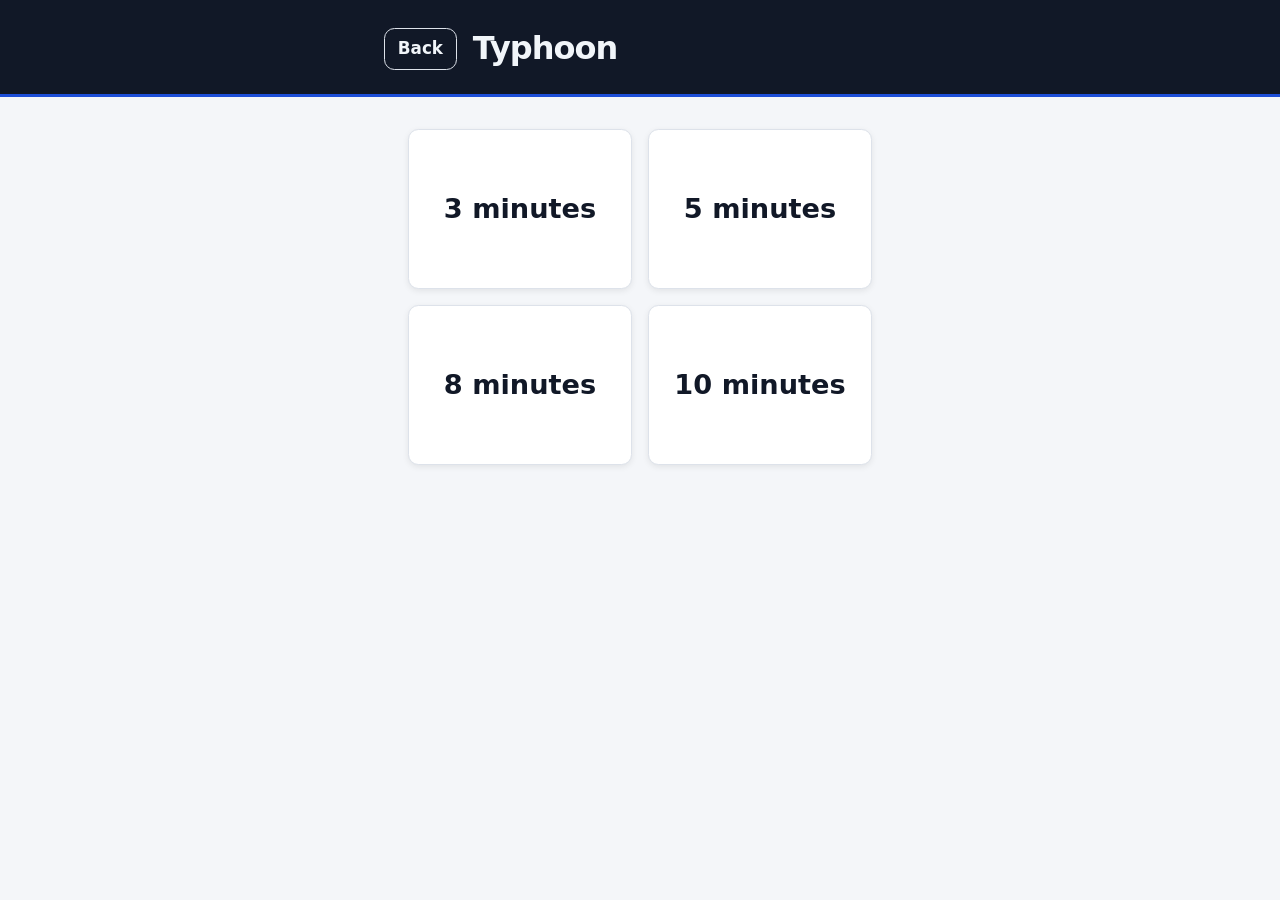
<file: src/typhoon.html>
<!DOCTYPE html>
<html lang="en">
<head>
<meta charset="utf-8" />
<meta name="viewport" content="width=device-width, initial-scale=1" />
<meta name="color-scheme" content="light dark" />
<meta name="theme-color" content="#08111f" />
<link rel="manifest" href="manifest.webmanifest" />
<title>Typhoon</title>
<style>
  :root {
    --bg: #f4f6f9;
    --fg: #111827;
    --muted: #6b7280;
    --card: #ffffff;
    --border: #dde2ea;
    --accent: #1d4ed8;
    --accent-fg: #ffffff;
    --danger: #b91c1c;
    --focus: #dc2626;
    --header: #111827;
    --header-fg: #f1f5f9;
    --good: #166534;
    --shadow: 0 2px 6px rgba(0, 0, 0, .08);
    --radius: .65rem;
  }
  @media (prefers-color-scheme: dark) {
    :root {
      --bg: #0d1117;
      --fg: #e6edf3;
      --muted: #8b96a5;
      --card: #161b22;
      --border: #21262d;
      --accent: #4493f8;
      --accent-fg: #040d21;
      --danger: #ef4444;
      --focus: #f0b429;
      --header: #010409;
      --header-fg: #e6edf3;
      --good: #86efac;
      --shadow: 0 2px 6px rgba(0, 0, 0, .45);
    }
  }
  * { box-sizing: border-box; }
  body {
    margin: 0;
    background: var(--bg);
    color: var(--fg);
    font-family: system-ui, -apple-system, "Segoe UI", Arial, sans-serif;
    font-size: 1.05rem;
    line-height: 1.65;
  }
  #page-header {
    padding: 1.4rem 1.5rem 1.2rem;
    background: var(--header);
    color: var(--header-fg);
    border-bottom: 3px solid var(--accent);
  }
  #header-inner { max-width: 32rem; margin: 0 auto; display: flex; align-items: center; gap: 1rem; }
  h1 { margin: 0; font-size: 2rem; font-weight: 800; letter-spacing: -.03em; }
  #page-main { max-width: 32rem; margin: 0 auto; padding: 2rem 1.5rem 4rem; }
  h2 { margin: 0 0 1rem; font-size: 1.4rem; }
  button {
    min-height: 3.5rem;
    padding: .7rem 1.2rem;
    border: 1.5px solid var(--border);
    border-radius: var(--radius);
    background: var(--card);
    color: var(--fg);
    font: inherit;
    font-weight: 800;
    cursor: pointer;
    box-shadow: var(--shadow);
  }
  button:hover:not(:disabled) { opacity: .8; }
  button:disabled { opacity: .38; cursor: default; }
  #home-btn { min-height: 2.6rem; padding: .35rem .8rem; background: transparent; color: var(--header-fg); box-shadow: none; }
  :focus-visible { outline: 3px solid var(--focus); outline-offset: 2px; }
  .duration-grid { display: grid; grid-template-columns: repeat(2, 1fr); gap: 1rem; }
  .duration-choice {
    min-height: clamp(7rem, 25vh, 10rem);
    font-size: 1.7rem;
  }
  #main-action {
    width: 100%;
    min-height: 30vh;
    margin-top: 2rem;
    border: 0;
    background: var(--accent);
    color: var(--accent-fg);
    font-size: 1.8rem;
  }
  #workout-clock, #countdown {
    text-align: center;
    font-size: clamp(3.6rem, 16vw, 6.5rem);
    line-height: 1;
    font-weight: 900;
    font-variant-numeric: tabular-nums;
    color: var(--accent);
    letter-spacing: -.05em;
    margin: 2rem 0;
  }
  #countdown { color: var(--danger); }
  #countdown-message {
    min-height: 1.5em;
    margin: -1rem 0 1.5rem;
    text-align: center;
    color: var(--danger);
    font-size: 2rem;
    font-weight: 850;
    font-variant-numeric: tabular-nums;
  }
  #cadence-display { text-align: center; margin: 2rem 0; }
  #cadence-label { color: var(--muted); font-size: .8rem; font-weight: 700; text-transform: uppercase; letter-spacing: .1em; }
  #live-cadence-value { color: var(--accent); font-size: clamp(2rem, 10vw, 3rem); font-weight: 800; line-height: 1; font-variant-numeric: tabular-nums; }
  .workout-actions { display: grid; gap: 1rem; margin-top: 2rem; }
  .workout-actions button { width: 100%; }
  #next-song { color: var(--accent); }
  .comparison-list { list-style: none; margin: 0; padding: 0; }
  .comparison-list li, .stat-row {
    padding: .8rem 1rem;
    background: var(--card);
    border: 1.5px solid var(--border);
    border-radius: var(--radius);
    box-shadow: var(--shadow);
    margin-bottom: .65rem;
  }
  .pb { color: var(--good); font-weight: 850; }
  #distance-section { margin-top: 2rem; }
  .stat-row { display: flex; justify-content: space-between; align-items: baseline; }
  .stat-label { font-size: .95rem; font-weight: 600; }
  .stat-value { color: var(--accent); font-size: 1.3rem; font-weight: 800; font-variant-numeric: tabular-nums; }
  #post-workout-actions { display: grid; gap: .75rem; margin-top: 2rem; }
  #another-workout { background: var(--accent); border-color: var(--accent); color: var(--accent-fg); }
  #reset-history, #update-weight { color: var(--muted); font-size: .9rem; }
  #weight-editor { display: grid; gap: .75rem; }
  #weight-editor label { font-weight: 700; }
  #weight-kg-input {
    width: 100%;
    min-height: 3.5rem;
    padding: .65rem .8rem;
    border: 1.5px solid var(--border);
    border-radius: var(--radius);
    background: var(--card);
    color: var(--fg);
    font: inherit;
    font-size: 1.2rem;
  }
  .weight-actions { display: grid; grid-template-columns: 1fr 1fr; gap: .75rem; }
  audio { display: none; }
  [hidden] { display: none !important; }
  .vh {
    position: absolute;
    width: 1px;
    height: 1px;
    padding: 0;
    margin: -1px;
    overflow: hidden;
    clip: rect(0, 0, 0, 0);
    white-space: nowrap;
    border: 0;
  }
  @media (prefers-reduced-motion: reduce) { * { scroll-behavior: auto !important; } }
</style>
</head>
<body>
<div id="spoken" class="vh" aria-live="assertive" aria-atomic="true"></div>
<audio id="music" preload="auto"></audio>
<audio id="music-preload" preload="auto"></audio>

<div id="page-header">
  <div id="header-inner">
    <button id="home-btn" type="button">Back</button>
    <h1>Typhoon</h1>
  </div>
</div>

<div id="page-main">
  <div id="setup-section">
    <div id="duration-grid" class="duration-grid">
      <button class="duration-choice" type="button" data-minutes="3">3 minutes</button>
      <button class="duration-choice" type="button" data-minutes="5">5 minutes</button>
      <button class="duration-choice" type="button" data-minutes="8">8 minutes</button>
      <button class="duration-choice" type="button" data-minutes="10">10 minutes</button>
    </div>
    <p id="unsupported" class="vh" hidden>This browser does not provide Web Bluetooth.</p>
  </div>

  <button id="main-action" type="button" hidden>Connect</button>

  <div id="countdown-section" hidden>
    <div id="countdown" aria-hidden="true">3</div>
  </div>

  <div id="workout-section" hidden>
    <div id="workout-clock" aria-label="Time remaining">0:00</div>
    <div id="countdown-message" aria-hidden="true" hidden></div>
    <div id="cadence-display">
      <p id="live-cadence-value">Cadence: 0 RPM</p>
    </div>
    <div class="workout-actions">
      <button id="next-song" type="button">Next song</button>
    </div>
  </div>

  <div id="results-section" hidden>
    <h2 id="results-heading" tabindex="-1">Workout results</h2>
    <ul id="comparison-list" class="comparison-list"></ul>
  </div>

  <div id="distance-section" hidden>
    <h2 id="distance-heading">Distance</h2>
    <p class="stat-row" id="distance-workout">This workout: 0.00 kilometres</p>
    <p class="stat-row" id="distance-week">Last 7 days: 0.00 kilometres</p>
    <p class="stat-row" id="distance-month">Last 30 days: 0.00 kilometres</p>
    <p class="stat-row" id="distance-all">All time: 0.00 kilometres</p>
  </div>

  <button id="more-data-btn" class="more-data-button" type="button" hidden>More data</button>
  <button id="workout-unit-btn" class="more-data-button" type="button" hidden>Switch to miles</button>

  <div id="post-workout-actions" hidden>
    <button id="another-workout" type="button">Another workout</button>
    <button id="reset-history" type="button">Reset all data</button>
    <form id="weight-editor" hidden>
      <label for="weight-kg-input">Weight in kilograms</label>
      <input id="weight-kg-input" type="number" inputmode="decimal" min="30" max="250" step="0.1" />
      <div class="weight-actions">
        <button type="submit">Save weight</button>
        <button id="cancel-weight" type="button">Cancel</button>
      </div>
    </form>
    <button id="update-weight" type="button">Update weight</button>
  </div>
</div>

<script>
"use strict";

const FTMS = 0x1826;
const INDOOR_BIKE_DATA = 0x2ad2;
const SESSION_KEY = "typhoon-sessions-v1";
const DISTANCE_KEY = "cyclone-typhoon-distances-v1";
const DISTANCE_MIGRATION_KEY = "cyclone-typhoon-distances-migrated-v1";
let unit = DistanceUnits.get("typhoon");
const DEVICE_KEY = "typhoon-device-name";
const LAST_START_KEY = "typhoon-last-start-track";
const LAST_WORKOUT_TRACKS_KEY = "typhoon-last-workout-tracks";
const WEIGHT_KEY = "typhoon-weight-kg";
const DEFAULT_WEIGHT_KG = 75;
const $ = id => document.getElementById(id);

const TRACKS = [
  { id: 28, bpm: 97, seconds: 124.907, file: "audio/track-28-97-bpm.mp3?v=5" },
  { id: 1013, bpm: 97, seconds: 160.009, file: "audio/track-more-13-97-bpm.mp3?v=5" },
  { id: 1,  bpm: 96, seconds: 176.965, file: "audio/track-01-96-bpm.mp3?v=5" },
  { id: 2001, bpm: 96, seconds: 439.175, file: "audio/track-even-01-96-bpm.mp3?v=5" },
  { id: 27, bpm: 95, seconds: 181.127, file: "audio/track-27-95-bpm.mp3?v=5" },
  { id: 3,  bpm: 94, seconds: 277.321, file: "audio/track-03-94-bpm.mp3?v=5" },
  { id: 3001, bpm: 94, seconds: 226.606, file: "audio/track-yet-01-94-bpm.mp3?v=5" },
  { id: 3006, bpm: 94, seconds: 270.032, file: "audio/track-yet-06-94-bpm.mp3?v=5" },
  { id: 13, bpm: 93, seconds: 213.917, file: "audio/track-13-93-bpm.mp3?v=5" },
  { id: 1014, bpm: 93, seconds: 225.540, file: "audio/track-more-14-93-bpm.mp3?v=5" },
  { id: 3004, bpm: 93, seconds: 258.210, file: "audio/track-yet-04-93-bpm.mp3?v=5" },
  { id: 14, bpm: 92, seconds: 208.798, file: "audio/track-14-92-bpm.mp3?v=5" },
  { id: 2003, bpm: 92, seconds: 168.385, file: "audio/track-even-03-92-bpm.mp3?v=5" },
  { id: 3005, bpm: 92, seconds: 266.739, file: "audio/track-yet-05-92-bpm.mp3?v=5" },
  { id: 16, bpm: 90, seconds: 242.776, file: "audio/track-16-90-bpm.mp3?v=5" },
  { id: 26, bpm: 90, seconds: 185.949, file: "audio/track-26-90-bpm.mp3?v=5" },
  { id: 3008, bpm: 90, seconds: 187.292, file: "audio/track-yet-08-90-bpm.mp3?v=5" }
];

const RESULT_METRICS = [
  { key: "averagePowerW", label: "Average power", unit: "Watts", decimals: 0 },
  { key: "topPowerW", label: "Top power", unit: "Watts", decimals: 0 },
  { key: "averageWattsPerKg", label: "Average Watts per kilo", unit: "Watts per kilo", decimals: 2 },
  { key: "maximumWattsPerKg", label: "Maximum Watts per kilo", unit: "Watts per kilo", decimals: 2 },
  { key: "calories", label: "Calories", unit: "calories", decimals: 0 }
];

let device = null;
let dataCharacteristic = null;
let connected = false;
let wakeLock = null;
let audioContext = null;
let spokenTimer = null;
let lastCadenceBand = null;
let cadenceSpeechBlockedUntil = 0;
let previousTimerRemaining = 0;
let announcedTimeMilestones = new Set();
let lastDataTime = null;
let lastRawDistanceM = null;
let latest = { speedKph: 0, cadenceRpm: 0, powerW: 0 };

let workoutActive = false;
let startingWorkout = false;
let startupRequestedAt = 0;
let workoutGeneration = 0;
const signalOscillators = new Set();
function cancelSignals() {
  for (const oscillator of signalOscillators) { try { oscillator.stop(); } catch (error) {} }
  signalOscillators.clear();
}
let selectedDurationSeconds = 0;
let workoutStartPerformance = 0;
let workoutTimer = null;
let playbackPlan = [];
let playbackIndex = 0;
let heardTrackIds = [];
let activeMusicElement = null;
let standbyMusicElement = null;
let musicAdvancePending = false;
let currentWorkoutWeightKg = DEFAULT_WEIGHT_KG;
let resetConfirmationPending = false;
let resetConfirmationTimer = null;
let workoutMetrics = freshWorkoutMetrics();
let chosenMinutes = null;

function freshWorkoutMetrics() {
  return {
    distanceM: 0,
    sampleSeconds: 0,
    powerWeighted: 0,
    cadenceWeighted: 0,
    speedWeighted: 0,
    topPowerW: 0,
    topCadenceRpm: 0,
    topSpeedKph: 0,
    calories: 0,
    lastMetricTime: null
  };
}

function safeGet(key, fallback = null) {
  try { const value = localStorage.getItem(key); return value === null ? fallback : value; }
  catch (error) { return fallback; }
}
function safeSet(key, value) {
  try { localStorage.setItem(key, value); } catch (error) {}
}
function loadWeightKg() {
  const weight = Number(safeGet(WEIGHT_KEY, String(DEFAULT_WEIGHT_KG)));
  return Number.isFinite(weight) && weight >= 30 && weight <= 250 ? weight : DEFAULT_WEIGHT_KG;
}
function loadSessions() {
  try {
    const parsed = JSON.parse(safeGet(SESSION_KEY, "[]"));
    return Array.isArray(parsed) ? parsed : [];
  } catch (error) { return []; }
}
function saveSessions(sessions) { safeSet(SESSION_KEY, JSON.stringify(sessions)); }

function parseStoredArray(key) {
  try {
    const value = JSON.parse(safeGet(key, "[]"));
    return Array.isArray(value) ? value : [];
  } catch (error) { return []; }
}

function migrateDistanceHistory() {
  if (safeGet(DISTANCE_MIGRATION_KEY, "") === "1") return;
  const ledger = [];
  for (const [index, session] of parseStoredArray("cyclone-sessions").entries()) {
    const km = Number(session.km);
    if (km > 0 && /^\d{4}-\d{2}-\d{2}$/.test(session.date || "")) {
      ledger.push({ id: `cyclone-legacy-${index}`, source: "cyclone", endedAt: `${session.date}T12:00:00.000Z`, km });
    }
  }
  for (const [index, session] of loadSessions().entries()) {
    const km = Number(session.distanceKm);
    const endedAt = session.endedAt || "";
    if (session.completed && km > 0 && Number.isFinite(Date.parse(endedAt))) {
      ledger.push({ id: `typhoon-${session.id || index}`, source: "typhoon", endedAt, km });
    }
  }
  safeSet(DISTANCE_KEY, JSON.stringify(ledger));
  safeSet(DISTANCE_MIGRATION_KEY, "1");
}

function loadDistanceLedger() {
  migrateDistanceHistory();
  return parseStoredArray(DISTANCE_KEY);
}

function saveDistanceLedger(ledger) { safeSet(DISTANCE_KEY, JSON.stringify(ledger)); }

function recordCombinedDistance(result) {
  const km = Number(result.distanceKm);
  if (!(km >= 0)) return;
  const id = `typhoon-${result.id}`;
  const ledger = loadDistanceLedger();
  if (ledger.some(entry => entry.id === id)) return;
  ledger.push(WorkoutData.attach({ id, source: "typhoon", endedAt: result.endedAt, km }));
  saveDistanceLedger(ledger);
}

function resetCombinedDistances() {
  saveDistanceLedger([]);
  safeSet(DISTANCE_MIGRATION_KEY, "1");
  try { localStorage.removeItem("cyclone-sessions"); } catch (error) {}
}

function speak(text) {
  if (activeSection !== "typhoon") return;
  if (!text) return;
  const region = $("spoken");
  region.textContent = "";
  requestAnimationFrame(() => {
    if (activeSection !== "typhoon") return;
    region.textContent = text;
    clearTimeout(spokenTimer);
    spokenTimer = setTimeout(() => { region.textContent = ""; }, 10000);
  });
}

function setConnectionStatus() {}

function selectedMinutes() {
  return chosenMinutes;
}

function setSetupEnabled(enabled) {
  for (const button of document.querySelectorAll(".duration-choice")) button.disabled = !enabled;
  $("main-action").disabled = !enabled;
}

function updateMainAction() {
  const button = $("main-action");
  button.hidden = chosenMinutes === null || !$("results-section").hidden;
  const hideWorkoutTools = button.hidden || (startingWorkout && !workoutActive);
  $("more-data-btn").hidden = hideWorkoutTools;
  $("workout-unit-btn").hidden = hideWorkoutTools;
  if (button.hidden) return;
  button.textContent = workoutActive ? "Stop" : connected ? "Start" : "Connect";
  button.removeAttribute("aria-label");
}

function chooseDuration(event) {
  // Warm the audio route on this early user gesture so Start is immediate.
  warmAudioOutput();
  chosenMinutes = Number(event.currentTarget.dataset.minutes);
  $("duration-grid").hidden = true;
  updateMainAction();
  $("main-action").focus();
}

function shuffle(values) {
  const result = [...values];
  for (let index = result.length - 1; index > 0; index--) {
    const random = globalThis.crypto && crypto.getRandomValues
      ? crypto.getRandomValues(new Uint32Array(1))[0] / 4294967296
      : Math.random();
    const other = Math.floor(random * (index + 1));
    [result[index], result[other]] = [result[other], result[index]];
  }
  return result;
}

function loadLastWorkoutTrackIds() {
  try {
    const ids = JSON.parse(safeGet(LAST_WORKOUT_TRACKS_KEY, "[]"));
    return Array.isArray(ids) ? ids.map(Number).filter(Number.isFinite) : [];
  } catch (error) { return []; }
}

function selectStartingIndex(workoutSeconds, candidates) {
  const minutes = Math.round(workoutSeconds / 60);
  const candidateIds = candidates.map(index => TRACKS[index].id).join("-");
  const key = `typhoon-start-bag-v2-${minutes}-${candidateIds}`;
  let bag;
  try { bag = JSON.parse(safeGet(key, "[]")); } catch (error) { bag = []; }
  if (!Array.isArray(bag)) bag = [];
  bag = bag.filter(index => candidates.includes(index));
  if (!bag.length) bag = shuffle(candidates);

  const lastTrackId = Number(safeGet(LAST_START_KEY, "-1"));
  if (bag.length > 1 && TRACKS[bag[0]].id === lastTrackId) [bag[0], bag[1]] = [bag[1], bag[0]];

  const startingIndex = bag.shift();
  safeSet(key, JSON.stringify(bag));
  safeSet(LAST_START_KEY, String(TRACKS[startingIndex].id));
  return startingIndex;
}

function createPlaybackPlan(workoutSeconds) {
  const previousTrackIds = new Set(loadLastWorkoutTrackIds());
  let candidates = TRACKS.map((track, index) => ({ track, index }))
    .filter(({ track }) => !previousTrackIds.has(track.id))
    .map(({ index }) => index);
  if (!candidates.length) candidates = TRACKS.map((track, index) => index);

  const startingIndex = selectStartingIndex(workoutSeconds, candidates);
  let candidatePosition = candidates.indexOf(startingIndex);
  const plan = [];
  let remaining = workoutSeconds;
  while (remaining > 0.1) {
    const index = candidates[candidatePosition];
    const track = TRACKS[index];
    const playFor = Math.min(track.seconds, remaining);
    plan.push({ ...track, playFor });
    remaining -= playFor;
    candidatePosition = (candidatePosition + 1) % candidates.length;
  }
  return plan;
}

function durationText(seconds) {
  const rounded = Math.max(0, Math.ceil(seconds));
  const minutes = Math.floor(rounded / 60);
  const remainder = rounded % 60;
  return `${minutes}:${String(remainder).padStart(2, "0")}`;
}

function distanceText(km) { return `${(unit === "miles" ? km / 1.609344 : km).toFixed(2)} ${unit === "miles" ? "miles" : "kilometres"}`; }

async function acquireWakeLock() {
  if (!navigator.wakeLock || wakeLock) return;
  try { wakeLock = await navigator.wakeLock.request("screen"); } catch (error) {}
}
async function releaseWakeLock() {
  if (!wakeLock) return;
  try { await wakeLock.release(); } catch (error) {}
  wakeLock = null;
}
document.addEventListener("visibilitychange", () => {
  if (workoutActive && document.visibilityState === "visible") acquireWakeLock();
});

function ensureAudioContext() {
  const AudioContextClass = window.AudioContext || window.webkitAudioContext;
  if (!AudioContextClass) return false;
  if (!audioContext) audioContext = new AudioContextClass();
  if (audioContext.state === "suspended" || audioContext.state === "interrupted") audioContext.resume().catch(() => {});
  return true;
}

function warmAudioOutput() {
  if (!ensureAudioContext() || audioContext.state !== "running") return;
  const oscillator = audioContext.createOscillator();
  const gain = audioContext.createGain();
  const now = audioContext.currentTime;
  oscillator.frequency.value = 220;
  oscillator.type = "sine";
  gain.gain.setValueAtTime(0.0008, now);
  oscillator.connect(gain).connect(audioContext.destination);
  oscillator.start(now);
  oscillator.stop(now + 0.7);
}

function beep(frequency, durationSeconds, delaySeconds = 0) {
  if (!ensureAudioContext() || audioContext.state !== "running") return;
  const oscillator = audioContext.createOscillator();
  const master = audioContext.createGain();
  const start = audioContext.currentTime + delaySeconds;
  const end = start + durationSeconds;
  oscillator.frequency.value = frequency;
  oscillator.type = "sine";
  master.gain.setValueAtTime(0.0001, start);
  master.gain.exponentialRampToValueAtTime(0.68, start + 0.03);
  master.gain.setValueAtTime(0.68, Math.max(start + 0.04, end - 0.08));
  master.gain.exponentialRampToValueAtTime(0.0001, end);
  oscillator.connect(master);
  master.connect(audioContext.destination);
  signalOscillators.add(oscillator);
  oscillator.onended = () => signalOscillators.delete(oscillator);
  oscillator.start(start);
  oscillator.stop(end + 0.02);
}

function finishSignal() {
  beep(330, 0.3);
  beep(660, 0.65, 0.36);
}

function wait(milliseconds) { return new Promise(resolve => setTimeout(resolve, milliseconds)); }

async function runCountdown(generation) {
  $("setup-section").hidden = true;
  $("results-section").hidden = true;
  $("countdown-section").hidden = false;
  for (const number of [3, 2, 1]) {
    $("countdown").textContent = String(number);
    beep(500, 0.32);
    await wait(900);
    sections.typhoon.cancelStaleStart();
    if (generation !== workoutGeneration) return;
  }
  $("countdown").textContent = "Go";
  beep(1000, 0.65);
  // Leave a full second of silence after the final tone before music begins.
  await wait(1700);
}

async function unlockMusic(firstTrack, generation) {
  activeMusicElement = $("music");
  standbyMusicElement = $("music-preload");
  activeMusicElement.pause();
  activeMusicElement.src = firstTrack.file;
  activeMusicElement.load();
  activeMusicElement.muted = true;
  try {
    await activeMusicElement.play();
    if (generation !== workoutGeneration) return;
    activeMusicElement.pause();
    activeMusicElement.currentTime = 0;
  } catch (error) {}

  // This element warms the browser cache only. It must never create a second media session.
  standbyMusicElement.pause();
  standbyMusicElement.muted = true;
  const next = playbackPlan[1];
  if (next) {
    standbyMusicElement.src = next.file;
    standbyMusicElement.load();
  }
}

function unmuteMusic() {
  if (standbyMusicElement) {
    standbyMusicElement.pause();
    standbyMusicElement.muted = true;
  }
  if (activeMusicElement) activeMusicElement.muted = false;
}

function preloadFollowingTrack() {
  const next = playbackPlan[playbackIndex + 1];
  if (!standbyMusicElement) return;
  if (!next) { standbyMusicElement.removeAttribute("src"); return; }
  if (!standbyMusicElement.src.endsWith(next.file)) {
    standbyMusicElement.src = next.file;
    standbyMusicElement.load();
  }
}

async function playCurrentTrack() {
  if (!workoutActive) return;
  const track = playbackPlan[playbackIndex];
  if (!track) return;
  const music = activeMusicElement || $("music");
  if (!music.src.endsWith(track.file)) {
    music.src = track.file;
    music.load();
  } else if (music.ended) {
    music.currentTime = 0;
  }
  preloadFollowingTrack();
  try {
    await music.play();
    if (!heardTrackIds.includes(track.id)) heardTrackIds.push(track.id);
  }
  catch (error) { speak("Music could not start. The workout timer is still running."); }
}

function nextEligibleTrackAfter(trackId) {
  const previousTrackIds = new Set(loadLastWorkoutTrackIds());
  let candidates = TRACKS.filter(track => !previousTrackIds.has(track.id));
  if (!candidates.length) candidates = TRACKS;
  const currentPosition = candidates.findIndex(track => track.id === trackId);
  return candidates[(currentPosition + 1 + candidates.length) % candidates.length];
}

function nextUnheardTrackAfter(trackId) {
  const currentPosition = TRACKS.findIndex(track => track.id === trackId);
  const ordered = [
    ...TRACKS.slice(currentPosition + 1),
    ...TRACKS.slice(0, currentPosition + 1)
  ];
  return ordered.find(track => !heardTrackIds.includes(track.id)) || ordered[0];
}

async function advanceMusic(includeAllTracks = false) {
  if (!workoutActive || !activeMusicElement || musicAdvancePending) return;
  musicAdvancePending = true;
  $("next-song").disabled = true;
  try {
    activeMusicElement.pause();
    let nextIndex = playbackIndex + 1;
    if (includeAllTracks) {
      while (nextIndex < playbackPlan.length && heardTrackIds.includes(playbackPlan[nextIndex].id)) nextIndex++;
    }
    if (nextIndex >= playbackPlan.length) {
      const currentTrackId = playbackPlan[playbackIndex].id;
      const next = includeAllTracks ? nextUnheardTrackAfter(currentTrackId) : nextEligibleTrackAfter(currentTrackId);
      playbackPlan.push({ ...next, playFor: next.seconds });
      nextIndex = playbackPlan.length - 1;
    }
    playbackIndex = nextIndex;
    await playCurrentTrack();
  } finally {
    musicAdvancePending = false;
    $("next-song").disabled = false;
  }
}

function onMusicEnded(event) {
  if (!workoutActive || event.currentTarget !== activeMusicElement) return;
  advanceMusic();
}

function configureMediaControls() {
  if (!("mediaSession" in navigator)) return;
  try {
    navigator.mediaSession.setActionHandler("nexttrack", () => advanceMusic(true));
  } catch (error) {}
}

async function startWorkout() {
  if (!Bike.isConnected() || !connected || workoutActive || startingWorkout) return;
  const generation = ++workoutGeneration;
  startingWorkout = true;
  updateMainAction();
  startupRequestedAt = Date.now();
  currentWorkoutWeightKg = loadWeightKg();
  selectedDurationSeconds = selectedMinutes() * 60;
  playbackPlan = createPlaybackPlan(selectedDurationSeconds);
  playbackIndex = 0;
  heardTrackIds = [];
  ensureAudioContext();
  const audioReady = audioContext && audioContext.state !== "running"
    ? audioContext.resume().then(() => true, () => false) : Promise.resolve(true);
  await unlockMusic(playbackPlan[0], generation);
  if (generation !== workoutGeneration) return;
  setSetupEnabled(false);
  await acquireWakeLock();
  if (generation !== workoutGeneration) { await releaseWakeLock(); return; }
  await Promise.race([audioReady, new Promise(resolve => setTimeout(resolve, 3000))]);
  sections.typhoon.cancelStaleStart();
  if (generation !== workoutGeneration) return;
  await runCountdown(generation);
  if (generation !== workoutGeneration) return;
  startingWorkout = false;
  unmuteMusic();

  workoutMetrics = freshWorkoutMetrics();
  workoutMetrics.lastMetricTime = performance.now() / 1000;
  lastCadenceBand = null;
  cadenceSpeechBlockedUntil = 0;
  selectedDurationSeconds = selectedMinutes() * 60;
  previousTimerRemaining = selectedDurationSeconds;
  announcedTimeMilestones = new Set();
  workoutStartPerformance = performance.now();
  workoutActive = true;
  WorkoutData.start("typhoon", currentWorkoutWeightKg);
  updateMainAction();
  $("main-action").disabled = false;
  $("countdown-section").hidden = true;
  $("workout-section").hidden = false;
  $("workout-clock").textContent = durationText(selectedDurationSeconds);
  $("countdown-message").textContent = "";
  $("countdown-message").hidden = true;
  updateLiveDisplay();
  await playCurrentTrack();
  if (generation !== workoutGeneration || !workoutActive) return;
  setConnectionStatus("Workout running. Keep pedalling.");
  speak("Go.");
  workoutTimer = setInterval(updateWorkoutTimer, 100);
}

function updateWorkoutTimer() {
  if (!workoutActive) return;
  const elapsed = (performance.now() - workoutStartPerformance) / 1000;
  const remaining = selectedDurationSeconds - elapsed;
  $("workout-clock").textContent = durationText(remaining);
  $("workout-clock").setAttribute("aria-label", `${Math.max(0, Math.ceil(remaining))} seconds remaining`);
  if (remaining <= 0) {
    finishWorkout(true, "Workout completed.");
    return;
  }
  const crossed = timeMilestones().filter(milestone =>
    !announcedTimeMilestones.has(milestone.seconds) &&
    previousTimerRemaining > milestone.seconds &&
    remaining <= milestone.seconds
  );
  if (crossed.length) {
    const milestone = crossed[crossed.length - 1];
    announcedTimeMilestones.add(milestone.seconds);
    announceTimeMilestone(milestone.text);
  }
  previousTimerRemaining = remaining;
}

function timeMilestones() {
  const milestones = [];
  for (let minutes = selectedDurationSeconds / 60 - 1; minutes >= 1; minutes--) {
    milestones.push({
      seconds: minutes * 60,
      text: `${minutes} minute${minutes === 1 ? "" : "s"} remaining.`
    });
  }
  milestones.push(
    { seconds: 30, text: "30 seconds left." },
    { seconds: 20, text: "20 seconds." },
    { seconds: 10, text: "10 seconds." },
    { seconds: 5, text: "5" },
    { seconds: 4, text: "4" },
    { seconds: 3, text: "3" },
    { seconds: 2, text: "2" },
    { seconds: 1, text: "1" }
  );
  return milestones.sort((first, second) => second.seconds - first.seconds);
}

function announceTimeMilestone(text) {
  const message = $("countdown-message");
  message.textContent = text;
  message.hidden = false;
  cadenceSpeechBlockedUntil = performance.now() + 3500;
  speak(text);
}

function resultFromMetrics(completed) {
  const sampleSeconds = workoutMetrics.sampleSeconds || 1;
  return {
    id: `${Date.now()}-${Math.random().toString(16).slice(2)}`,
    completed,
    durationMinutes: selectedDurationSeconds / 60,
    durationSeconds: completed ? selectedDurationSeconds : Math.max(0, (performance.now() - workoutStartPerformance) / 1000),
    endedAt: new Date().toISOString(),
    distanceKm: workoutMetrics.distanceM / 1000,
    averagePowerW: workoutMetrics.powerWeighted / sampleSeconds,
    topPowerW: workoutMetrics.topPowerW,
    weightKg: currentWorkoutWeightKg,
    averageWattsPerKg: (workoutMetrics.powerWeighted / sampleSeconds) / currentWorkoutWeightKg,
    maximumWattsPerKg: workoutMetrics.topPowerW / currentWorkoutWeightKg,
    averageCadenceRpm: workoutMetrics.cadenceWeighted / sampleSeconds,
    topCadenceRpm: workoutMetrics.topCadenceRpm,
    averageSpeedKph: workoutMetrics.speedWeighted / sampleSeconds,
    topSpeedKph: workoutMetrics.topSpeedKph,
    calories: workoutMetrics.calories,
    startingTrackId: playbackPlan[0] ? playbackPlan[0].id : null,
    startingBpm: playbackPlan[0] ? playbackPlan[0].bpm : null,
    tracksHeard: [...heardTrackIds]
  };
}

function roundedMetric(metric, value) { return Number(value).toFixed(metric.decimals); }
function metricValueText(metric, value) { return `${roundedMetric(metric, value)} ${metric.unit}`; }

function differenceText(metric, amount) {
  const absolute = Math.abs(amount);
  const number = roundedMetric(metric, absolute);
  return `${number} ${metric.unit}`;
}

function metricNumber(metric, session) {
  const stored = Number(session[metric.key]);
  if (Number.isFinite(stored)) return stored;
  const weight = Number(session.weightKg) > 0 ? Number(session.weightKg) : DEFAULT_WEIGHT_KG;
  if (metric.key === "averageWattsPerKg") return (Number(session.averagePowerW) || 0) / weight;
  if (metric.key === "maximumWattsPerKg") return (Number(session.topPowerW) || 0) / weight;
  return 0;
}

function comparisonFor(metric, result, earlier) {
  const value = metricNumber(metric, result);
  if (!earlier.length) {
    return `${metric.label}: ${metricValueText(metric, value)}. First recorded result for this workout. Personal best for ${result.durationMinutes} minutes.`;
  }

  const average = earlier.reduce((sum, session) => sum + metricNumber(metric, session), 0) / earlier.length;
  const best = Math.max(...earlier.map(session => metricNumber(metric, session)));
  const tolerance = 0.5 * Math.pow(10, -metric.decimals);
  const versusAverage = value - average;
  let averageClause;
  if (Math.abs(versusAverage) <= tolerance) averageClause = "the same as your average";
  else if (versusAverage > 0) averageClause = `${differenceText(metric, versusAverage)} above your average`;
  else averageClause = `${differenceText(metric, versusAverage)} below your average`;

  const pb = value > best + tolerance;
  return `${metric.label}: ${metricValueText(metric, value)}, ${averageClause}.${pb ? ` New personal best for ${result.durationMinutes} minutes.` : ""}`;
}

function renderResults(result, earlier) {
  $("results-section").hidden = false;
  const list = $("comparison-list");
  list.innerHTML = "";
  const comparisons = [];
  if (result.completed) {
    for (const metric of RESULT_METRICS) {
      const text = comparisonFor(metric, result, earlier);
      comparisons.push(text);
      const item = document.createElement("li");
      item.textContent = text;
      if (/personal best/i.test(text)) item.classList.add("pb");
      list.append(item);
    }
  } else {
    const item = document.createElement("li");
    item.textContent = "Complete the selected duration to receive comparisons and personal-best results.";
    list.append(item);
  }

  const stats = computeDistanceStats();
  const distanceSpeech = `Distance travelled: ${distanceText(result.distanceKm)}. Last 7 days: ${distanceText(stats.weekKm)}. Last 30 days: ${distanceText(stats.monthKm)}. All time: ${distanceText(stats.allKm)}.`;
  const intro = result.completed ? `${result.durationMinutes} minute workout completed.` : "Workout ended early.";
  speak([intro, ...comparisons, distanceSpeech].join(" "));
  $("results-heading").focus();
}

async function finishWorkout(completed, statusText) {
  if (!workoutActive) return;
  const generation = ++workoutGeneration;
  workoutActive = false;
  updateMainAction();
  $("more-data-btn").hidden = true;
  $("workout-unit-btn").hidden = true;
  $("main-action").disabled = true;
  clearInterval(workoutTimer);
  workoutTimer = null;
  $("music").pause();
  $("music-preload").pause();
  safeSet(LAST_WORKOUT_TRACKS_KEY, JSON.stringify(heardTrackIds));
  $("workout-section").hidden = true;
  const result = resultFromMetrics(completed);
  const sessions = loadSessions();
  const earlier = sessions.filter(session => session.completed && session.durationMinutes === result.durationMinutes);
  if (completed) {
    sessions.push(result);
    saveSessions(sessions);
  }
  recordCombinedDistance(result);
  if (completed) { finishSignal(); await wait(1100); }
  await releaseWakeLock();
  if (generation !== workoutGeneration) return;
  renderDistanceStats(result.distanceKm);
  renderResults(result, earlier);
  $("distance-section").hidden = false;
  $("post-workout-actions").hidden = false;
  setConnectionStatus(statusText);
  updateMainAction();
}

function updateLiveDisplay() {
  $("live-cadence-value").textContent = `Cadence: ${Math.round(latest.cadenceRpm)} RPM`;
  $("distance-workout").textContent = "This workout: " + (distanceText(workoutMetrics.distanceM / 1000));
}

function updateCadenceSpeech(cadenceRpm) {
  if (!workoutActive) return;
  const now = performance.now();
  const remaining = selectedDurationSeconds - (now - workoutStartPerformance) / 1000;
  if (remaining <= 32.5 || now < cadenceSpeechBlockedUntil) return;
  const approachingMinute = timeMilestones().some(milestone =>
    milestone.seconds >= 60 && remaining > milestone.seconds && remaining <= milestone.seconds + 2.5
  );
  if (approachingMinute) return;
  const band = Math.round(cadenceRpm / 5) * 5;
  if (band !== lastCadenceBand) {
    lastCadenceBand = band;
    speak(String(band));
  }
}

function parseBike(view) { return BikeData.parse(view); }

function onBikeData(event) {
  let measurement;
  try { measurement = parseBike(event.target.value); }
  catch (error) { return; }
  const now = performance.now() / 1000;
  const dataDelta = lastDataTime === null ? 0 : now - lastDataTime;
  lastDataTime = now;

  if ("speedKph" in measurement) latest.speedKph = measurement.speedKph;
  if ("cadenceRpm" in measurement) {
    latest.cadenceRpm = measurement.cadenceRpm;
    updateCadenceSpeech(latest.cadenceRpm);
  }
  if ("powerW" in measurement) latest.powerW = Math.max(0, measurement.powerW);

  if ("distanceM" in measurement) {
    if (workoutActive && lastRawDistanceM !== null) {
      workoutMetrics.distanceM += BikeData.distanceDelta(lastRawDistanceM, measurement.distanceM, dataDelta, latest.speedKph);
    }
    lastRawDistanceM = measurement.distanceM;
  } else if (workoutActive && dataDelta > 0 && dataDelta < 3) {
    workoutMetrics.distanceM += latest.speedKph * 1000 / 3600 * dataDelta;
  }

  if (workoutActive) {
    const metricDelta = workoutMetrics.lastMetricTime === null ? 0 : now - workoutMetrics.lastMetricTime;
    workoutMetrics.lastMetricTime = now;
    if (metricDelta > 0 && metricDelta < 3) {
      workoutMetrics.sampleSeconds += metricDelta;
      workoutMetrics.powerWeighted += latest.powerW * metricDelta;
      workoutMetrics.cadenceWeighted += latest.cadenceRpm * metricDelta;
      workoutMetrics.speedWeighted += latest.speedKph * metricDelta;
      workoutMetrics.calories += latest.powerW * metricDelta / 4184 / 0.24;
    }
    workoutMetrics.topPowerW = Math.max(workoutMetrics.topPowerW, latest.powerW);
    workoutMetrics.topCadenceRpm = Math.max(workoutMetrics.topCadenceRpm, latest.cadenceRpm);
    workoutMetrics.topSpeedKph = Math.max(workoutMetrics.topSpeedKph, latest.speedKph);
    WorkoutData.distance(workoutMetrics.distanceM);
    updateLiveDisplay();
  }
}

function reportConnectionError(error) {
  const name = error && error.name ? error.name : "Error";
  const message = error && error.message ? error.message : String(error);
  if (name === "NotFoundError") setConnectionStatus("No bike was selected. Keep pedalling and try again.");
  else if (name === "SecurityError") setConnectionStatus("Bluetooth was blocked. Open Typhoon over HTTPS in a Web Bluetooth browser.");
  else setConnectionStatus(`Could not connect: ${message}`);
}

async function connect() {
  $("main-action").disabled = true;
  try { await Bike.connect(); }
  catch (error) {
    connected = false;
    if (!navigator.bluetooth) $("unsupported").hidden = false;
    reportConnectionError(error);
    setSetupEnabled(true);
    updateMainAction();
  }
}

function onDisconnected() {
  connected = false;
  device = null;
  dataCharacteristic = null;
  ++workoutGeneration;
  startingWorkout = false;
  cancelSignals();
  if (workoutActive) finishWorkout(false, "The bike disconnected. The incomplete workout was not saved.");
  else { setSetupEnabled(true); updateMainAction(); }
}

function computeDistanceStats() {
  const sessions = loadDistanceLedger();
  const now = Date.now();
  const weekStart = now - 7 * 24 * 60 * 60 * 1000;
  const monthStart = now - 30 * 24 * 60 * 60 * 1000;
  let weekKm = 0;
  let monthKm = 0;
  let allKm = 0;
  for (const session of sessions) {
    const km = Number(session.km) || 0;
    const time = Date.parse(session.endedAt);
    allKm += km;
    if (Number.isFinite(time) && time >= weekStart) weekKm += km;
    if (Number.isFinite(time) && time >= monthStart) monthKm += km;
  }
  return { weekKm, monthKm, allKm };
}

function renderDistanceStats(currentWorkoutKm = 0) {
  const stats = computeDistanceStats();
  $("distance-workout").textContent = "This workout: " + (distanceText(currentWorkoutKm));
  $("distance-week").textContent = "Last 7 days: " + (distanceText(stats.weekKm));
  $("distance-month").textContent = "Last 30 days: " + (distanceText(stats.monthKm));
  $("distance-all").textContent = "All time: " + (distanceText(stats.allKm));
}

function anotherWorkout() {
  cancelResetConfirmation();
  closeWeightEditor(false);
  chosenMinutes = null;
  $("duration-grid").hidden = false;
  $("results-section").hidden = true;
  $("distance-section").hidden = true;
  $("post-workout-actions").hidden = true;
  $("setup-section").hidden = false;
  setSetupEnabled(true);
  updateMainAction();
  document.querySelector(".duration-choice").focus();
}

function resetHistory() {
  if (!resetConfirmationPending) {
    resetConfirmationPending = true;
    $("reset-history").textContent = "Confirm reset all data";
    speak("Tap again to confirm reset all data.");
    clearTimeout(resetConfirmationTimer);
    resetConfirmationTimer = setTimeout(cancelResetConfirmation, 7000);
    return;
  }
  cancelResetConfirmation();
  try { localStorage.removeItem(SESSION_KEY); } catch (error) {}
  for (const minutes of [3, 5, 8, 10]) {
    try { localStorage.removeItem(`typhoon-start-bag-${minutes}`); } catch (error) {}
  }
  try {
    for (let index = localStorage.length - 1; index >= 0; index--) {
      const key = localStorage.key(index);
      if (key && key.startsWith("typhoon-start-bag-v2-")) localStorage.removeItem(key);
    }
  } catch (error) {}
  try { localStorage.removeItem(LAST_START_KEY); } catch (error) {}
  try { localStorage.removeItem(LAST_WORKOUT_TRACKS_KEY); } catch (error) {}
  resetCombinedDistances();
  renderDistanceStats(0);
  speak("All Typhoon workout history and combined distance data have been cleared.");
}

function cancelResetConfirmation() {
  resetConfirmationPending = false;
  clearTimeout(resetConfirmationTimer);
  resetConfirmationTimer = null;
  $("reset-history").textContent = "Reset all data";
}

function openWeightEditor() {
  cancelResetConfirmation();
  const input = $("weight-kg-input");
  input.value = String(loadWeightKg());
  input.setCustomValidity("");
  $("update-weight").hidden = true;
  $("weight-editor").hidden = false;
  input.focus();
}

function closeWeightEditor(restoreFocus = true) {
  $("weight-editor").hidden = true;
  $("update-weight").hidden = false;
  if (restoreFocus) $("update-weight").focus();
}

function saveWeight(event) {
  event.preventDefault();
  const input = $("weight-kg-input");
  const weight = Number(String(input.value).trim().replace(",", "."));
  if (!Number.isFinite(weight) || weight < 30 || weight > 250) {
    input.setCustomValidity("Enter a weight between 30 and 250 kilograms.");
    input.reportValidity();
    input.focus();
    return;
  }
  input.setCustomValidity("");
  safeSet(WEIGHT_KEY, String(weight));
  closeWeightEditor();
  speak(`Weight updated to ${weight} kilograms. It will be used for future workouts.`);
}

function init() {
  $("home-btn").addEventListener("click", () => { showSection(null); });
  $("more-data-btn").addEventListener("click", () => MoreData.open(unit, $("more-data-btn")));
  for (const button of document.querySelectorAll(".duration-choice")) button.addEventListener("click", chooseDuration);
  $("main-action").addEventListener("click", () => {
    sections.typhoon.cancelStaleStart();
    WorkoutData.expire(sections.typhoon);
    if (workoutActive) finishWorkout(false, "Workout ended early. The incomplete result was not saved.");
    else if (connected) startWorkout();
    else connect();
  });
  $("next-song").addEventListener("click", () => advanceMusic(true));
  $("another-workout").addEventListener("click", anotherWorkout);
  $("reset-history").addEventListener("click", resetHistory);
  $("update-weight").addEventListener("click", openWeightEditor);
  $("weight-editor").addEventListener("submit", saveWeight);
  $("cancel-weight").addEventListener("click", () => closeWeightEditor());
  for (const element of [$("music"), $("music-preload")]) {
    element.addEventListener("ended", onMusicEnded);
    element.addEventListener("error", () => {
      if (workoutActive) speak("The next music track could not be loaded. The workout timer will continue.");
    });
  }

  if (!navigator.bluetooth) $("unsupported").hidden = false;
  $("workout-unit-btn").addEventListener("click", () => DistanceUnits.toggle("typhoon"));
  DistanceUnits.subscribe("typhoon", value => {
    unit = value;
    $("workout-unit-btn").textContent = unit === "miles" ? "Switch to KM" : "Switch to miles";
    renderDistanceStats(workoutMetrics.distanceM / 1000);
  });
  renderDistanceStats(0);
  updateMainAction();

}

init();

sections.typhoon = {
  data: onBikeData,
  cancelStaleStart() {
    if (!startingWorkout || Date.now() - startupRequestedAt < 60000) return;
    ++workoutGeneration;
    startingWorkout = false;
    cancelSignals();
    $("music").pause(); $("music-preload").pause();
    $("countdown-section").hidden = true;
    $("setup-section").hidden = false;
    setSetupEnabled(true); updateMainAction();
  },
  expire() {
    ++workoutGeneration; startingWorkout = false;
    if (workoutActive) finishWorkout(false, "Previous workout ended.");
    cancelSignals(); clearTimeout(spokenTimer); $("spoken").textContent = "";
  },
  connection(chosen) {
    device = chosen;
    connected = true;
    lastDataTime = null;
    lastRawDistanceM = null;
    lastCadenceBand = null;
    if (!startingWorkout && !workoutActive) setSetupEnabled(true);
    updateMainAction();
  },
  connecting() {
    connected = false;
    updateMainAction();
    if (!workoutActive) $("main-action").disabled = true;
  },
  disconnected: onDisconnected,
  enter() {
    renderDistanceStats(0);
    if (Bike.isConnected()) this.connection(Bike.device);
    configureMediaControls();
    document.querySelector(".duration-choice").focus();
  },
  async leave() {
    ++workoutGeneration;
    startingWorkout = false;
    cancelSignals();
    if (workoutActive) await finishWorkout(false, "Workout ended early.");
    ++workoutGeneration;
    $("music").pause();
    $("music-preload").pause();
    clearInterval(workoutTimer);
    clearTimeout(spokenTimer);
    $("spoken").textContent = "";
    await releaseWakeLock();
    $("countdown-section").hidden = true;
    $("workout-section").hidden = true;
    anotherWorkout();
  }
};
</script>
</body>
</html>
</file>
<file: app.css>
:root {
    --bg: #f4f6f9;
    --fg: #111827;
    --accent: #1d4ed8;
    --accent-fg: #ffffff;
    --second: #111827;
  }
  @media (prefers-color-scheme: dark) {
    :root {
      --bg: #05080d;
      --fg: #f3f4f6;
      --accent: #60a5fa;
      --accent-fg: #07111f;
      --second: #161b22;
    }
  }
  * { box-sizing: border-box; }
  html, body { width: 100%; height: 100%; margin: 0; }
  body { background: var(--bg); }
  #launcher {
    display: grid;
    grid-template-rows: repeat(3, 1fr);
    width: 100%;
    min-height: 100%;
  }
  #launcher button {
    width: 100%;
    min-height: calc(100vh / 3);
    border: 0;
    border-radius: 0;
    background: var(--accent);
    color: var(--accent-fg);
    font: 900 clamp(2.5rem, 12vw, 6rem)/1 system-ui, -apple-system, "Segoe UI", Arial, sans-serif;
    cursor: pointer;
  }
  #launcher button:nth-child(2) { background: #0f766e; color: #ffffff; }
  #launcher button:last-child { background: var(--second); color: #ffffff; }
  #launcher button:focus-visible { outline: .35rem solid #f0b429; outline-offset: -.35rem; }

[hidden] { display: none !important; }
.workout-section { min-height: 100vh; }
#workout-announcements { position:absolute; width:1px; height:1px; overflow:hidden; clip:rect(0 0 0 0); white-space:nowrap; }


.more-data-button { width:100%; min-height:3.5rem; margin-top:1.2rem; padding:.75rem; border:1.5px solid #9ca3af; border-radius:.65rem; background:transparent; color:inherit; font:700 1rem system-ui; cursor:pointer; }
#more-data-dialog { box-sizing:border-box; width:100%; max-width:36rem; min-height:100vh; margin:0 auto; padding:1.25rem; background:#f4f6f9; color:#111827; font:1rem/1.6 system-ui; }
#more-data-dialog button { min-height:3rem; padding:.5rem 1rem; border:1px solid #9ca3af; border-radius:.5rem; font:inherit; background:transparent; color:inherit; cursor:pointer; }
#more-data-dialog .selected { background:#1d4ed8; color:white; }
#more-data-dialog .data-tabs { display:grid; grid-template-columns:1fr 1fr; gap:.75rem; margin:1rem 0; }
#more-data-dialog h2 { margin:.75rem 0; }
#more-data-dialog h3 { margin:1.5rem 0 .5rem; }
#more-data-dialog .data-row { margin:0; padding:.7rem 0; border-bottom:1px solid #9ca3af; }
#more-data-dialog input { max-width:6rem; padding:.4rem; font:inherit; }
#more-data-dialog :focus-visible { outline:3px solid #dc2626; outline-offset:3px; }
@media (prefers-color-scheme:dark) { #more-data-dialog { background:#161b22; color:#e6edf3; } }

#cyclone-section {
    --bg:       #f4f6f9;
    --fg:       #111827;
    --muted:    #6b7280;
    --accent:   #1d4ed8;
    --accent-fg:#ffffff;
    --border:   #dde2ea;
    --card:     #ffffff;
    --shadow:   0 2px 6px rgba(0,0,0,.08);
    --focus:    #dc2626;
    --radius:   .65rem;
    --header-bg:#111827;
    --header-fg:#f1f5f9;
    --danger:   #b91c1c;
  }
@media (prefers-color-scheme: dark) {#cyclone-section {
      --bg:       #0d1117;
      --fg:       #e6edf3;
      --muted:    #8b96a5;
      --accent:   #4493f8;
      --accent-fg:#040d21;
      --border:   #21262d;
      --card:     #161b22;
      --shadow:   0 2px 6px rgba(0,0,0,.45);
      --focus:    #f0b429;
      --header-bg:#010409;
      --header-fg:#e6edf3;
      --danger:   #ef4444;
    }}
#cyclone-section * { box-sizing: border-box; }
#cyclone-section {
    margin: 0;
    background: var(--bg);
    color: var(--fg);
    font-family: system-ui, -apple-system, "Segoe UI", Arial, sans-serif;
    font-size: 1.05rem;
    line-height: 1.65;
  }
#cyclone-section #cyclone-page-header {
    background: var(--header-bg);
    color: var(--header-fg);
    border-bottom: 3px solid var(--accent);
    padding: 1.4rem 1.5rem 1.2rem;
  }
#cyclone-section #cyclone-header-inner { max-width: 32rem; margin: 0 auto; display: flex; align-items: center; gap: 1rem; }
#cyclone-section #cyclone-home-btn {
    min-height: 2.6rem;
    padding: .35rem .8rem;
    border: 1px solid currentColor;
    border-radius: var(--radius);
    background: transparent;
    color: var(--header-fg);
    font: inherit;
    font-weight: 700;
    cursor: pointer;
  }
#cyclone-section h1 {
    font-size: 2rem;
    font-weight: 800;
    letter-spacing: -.03em;
    margin: 0;
    color: var(--header-fg);
  }
#cyclone-section #cyclone-page-main { max-width: 32rem; margin: 0 auto; padding: 2rem 1.5rem 4rem; }
#cyclone-section #cyclone-main-btn {
    font: inherit;
    font-weight: 800;
    font-size: 1.8rem;
    width: 100%;
    min-height: 30vh;
    padding: 1rem 1.5rem;
    border-radius: var(--radius);
    border: none;
    background: var(--accent);
    color: var(--accent-fg);
    box-shadow: var(--shadow);
    cursor: pointer;
    transition: opacity .15s, background .15s;
    margin-bottom: 2rem;
  }
#cyclone-section #cyclone-main-btn.stop-mode { background: var(--danger); color: #fff; }
#cyclone-section #cyclone-main-btn:hover:not(:disabled) { opacity: .85; }
#cyclone-section #cyclone-main-btn:disabled { opacity: .38; cursor: default; }
#cyclone-section :focus-visible { outline: 3px solid var(--focus); outline-offset: 2px; }
#cyclone-section #cyclone-audio-controls {
    display: grid;
    grid-template-columns: 1fr;
    gap: .75rem;
    margin-bottom: 2rem;
  }
#cyclone-section #cyclone-audio-controls button {
    font: inherit;
    font-weight: 700;
    min-height: 3.5rem;
    padding: .7rem 1.2rem;
    border-radius: var(--radius);
    border: 1.5px solid var(--border);
    background: var(--card);
    color: var(--fg);
    box-shadow: var(--shadow);
    cursor: pointer;
  }
#cyclone-section #cyclone-audio-controls button:hover { opacity: .75; }
#cyclone-section #cyclone-play-btn {
    background: var(--accent) !important;
    color: var(--accent-fg) !important;
    border-color: var(--accent) !important;
  }
#cyclone-section [hidden] { display: none !important; }
#cyclone-section #cyclone-rpm-display {
    text-align: center;
    margin: 1rem 0 2rem;
  }
#cyclone-section #cyclone-rpm-display[hidden] { display: none; }
#cyclone-section #cyclone-rpm-label {
    font-size: .8rem;
    font-weight: 700;
    text-transform: uppercase;
    letter-spacing: .1em;
    color: var(--muted);
  }
#cyclone-section #cyclone-rpm-value {
    font-size: clamp(2rem, 10vw, 3rem);
    font-weight: 800;
    font-variant-numeric: tabular-nums;
    line-height: 1;
    color: var(--accent);
    letter-spacing: -.04em;
  }
#cyclone-section #cyclone-stats { margin: 1.5rem 0; }
#cyclone-section .stat-row {
    display: flex;
    justify-content: space-between;
    align-items: baseline;
    padding: .75rem 1rem;
    background: var(--card);
    border: 1.5px solid var(--border);
    border-radius: var(--radius);
    box-shadow: var(--shadow);
    margin-bottom: .6rem;
  }
#cyclone-section .stat-label { font-weight: 600; font-size: .95rem; }
#cyclone-section .stat-value {
    font-size: 1.3rem;
    font-weight: 800;
    font-variant-numeric: tabular-nums;
    color: var(--accent);
  }
#cyclone-section #cyclone-reset-btn {
    font: inherit;
    font-weight: 600;
    font-size: .9rem;
    min-height: 2.8rem;
    padding: .55rem 1.2rem;
    border-radius: var(--radius);
    border: 1.5px solid var(--border);
    background: var(--card);
    color: var(--muted);
    box-shadow: var(--shadow);
    cursor: pointer;
    margin-top: 2rem;
    width: 100%;
    transition: opacity .15s;
  }
#cyclone-section #cyclone-reset-btn:hover { opacity: .75; }
#cyclone-section .vh { position: absolute; width: 1px; height: 1px; overflow: hidden; clip: rect(0 0 0 0); white-space: nowrap; }
#typhoon-section {
    --bg: #f4f6f9;
    --fg: #111827;
    --muted: #6b7280;
    --card: #ffffff;
    --border: #dde2ea;
    --accent: #1d4ed8;
    --accent-fg: #ffffff;
    --danger: #b91c1c;
    --focus: #dc2626;
    --header: #111827;
    --header-fg: #f1f5f9;
    --good: #166534;
    --shadow: 0 2px 6px rgba(0, 0, 0, .08);
    --radius: .65rem;
  }
@media (prefers-color-scheme: dark) {#typhoon-section {
      --bg: #0d1117;
      --fg: #e6edf3;
      --muted: #8b96a5;
      --card: #161b22;
      --border: #21262d;
      --accent: #4493f8;
      --accent-fg: #040d21;
      --danger: #ef4444;
      --focus: #f0b429;
      --header: #010409;
      --header-fg: #e6edf3;
      --good: #86efac;
      --shadow: 0 2px 6px rgba(0, 0, 0, .45);
    }}
#typhoon-section * { box-sizing: border-box; }
#typhoon-section {
    margin: 0;
    background: var(--bg);
    color: var(--fg);
    font-family: system-ui, -apple-system, "Segoe UI", Arial, sans-serif;
    font-size: 1.05rem;
    line-height: 1.65;
  }
#typhoon-section #typhoon-page-header {
    padding: 1.4rem 1.5rem 1.2rem;
    background: var(--header);
    color: var(--header-fg);
    border-bottom: 3px solid var(--accent);
  }
#typhoon-section #typhoon-header-inner { max-width: 32rem; margin: 0 auto; display: flex; align-items: center; gap: 1rem; }
#typhoon-section h1 { margin: 0; font-size: 2rem; font-weight: 800; letter-spacing: -.03em; }
#typhoon-section #typhoon-page-main { max-width: 32rem; margin: 0 auto; padding: 2rem 1.5rem 4rem; }
#typhoon-section h2 { margin: 0 0 1rem; font-size: 1.4rem; }
#typhoon-section button {
    min-height: 3.5rem;
    padding: .7rem 1.2rem;
    border: 1.5px solid var(--border);
    border-radius: var(--radius);
    background: var(--card);
    color: var(--fg);
    font: inherit;
    font-weight: 800;
    cursor: pointer;
    box-shadow: var(--shadow);
  }
#typhoon-section button:hover:not(:disabled) { opacity: .8; }
#typhoon-section button:disabled { opacity: .38; cursor: default; }
#typhoon-section #typhoon-home-btn { min-height: 2.6rem; padding: .35rem .8rem; background: transparent; color: var(--header-fg); box-shadow: none; }
#typhoon-section :focus-visible { outline: 3px solid var(--focus); outline-offset: 2px; }
#typhoon-section .duration-grid { display: grid; grid-template-columns: repeat(2, 1fr); gap: 1rem; }
#typhoon-section .duration-choice {
    min-height: clamp(7rem, 25vh, 10rem);
    font-size: 1.7rem;
  }
#typhoon-section #typhoon-main-action {
    width: 100%;
    min-height: 30vh;
    margin-top: 2rem;
    border: 0;
    background: var(--accent);
    color: var(--accent-fg);
    font-size: 1.8rem;
  }
#typhoon-section #typhoon-workout-clock, #typhoon-section #typhoon-countdown {
    text-align: center;
    font-size: clamp(3.6rem, 16vw, 6.5rem);
    line-height: 1;
    font-weight: 900;
    font-variant-numeric: tabular-nums;
    color: var(--accent);
    letter-spacing: -.05em;
    margin: 2rem 0;
  }
#typhoon-section #typhoon-countdown { color: var(--danger); }
#typhoon-section #typhoon-countdown-message {
    min-height: 1.5em;
    margin: -1rem 0 1.5rem;
    text-align: center;
    color: var(--danger);
    font-size: 2rem;
    font-weight: 850;
    font-variant-numeric: tabular-nums;
  }
#typhoon-section #typhoon-cadence-display { text-align: center; margin: 2rem 0; }
#typhoon-section #typhoon-cadence-label { color: var(--muted); font-size: .8rem; font-weight: 700; text-transform: uppercase; letter-spacing: .1em; }
#typhoon-section #typhoon-live-cadence-value { color: var(--accent); font-size: clamp(2rem, 10vw, 3rem); font-weight: 800; line-height: 1; font-variant-numeric: tabular-nums; }
#typhoon-section .workout-actions { display: grid; gap: 1rem; margin-top: 2rem; }
#typhoon-section .workout-actions button { width: 100%; }
#typhoon-section #typhoon-next-song { color: var(--accent); }
#typhoon-section .comparison-list { list-style: none; margin: 0; padding: 0; }
#typhoon-section .comparison-list li, #typhoon-section .stat-row {
    padding: .8rem 1rem;
    background: var(--card);
    border: 1.5px solid var(--border);
    border-radius: var(--radius);
    box-shadow: var(--shadow);
    margin-bottom: .65rem;
  }
#typhoon-section .pb { color: var(--good); font-weight: 850; }
#typhoon-section #typhoon-distance-section { margin-top: 2rem; }
#typhoon-section .stat-row { display: flex; justify-content: space-between; align-items: baseline; }
#typhoon-section .stat-label { font-size: .95rem; font-weight: 600; }
#typhoon-section .stat-value { color: var(--accent); font-size: 1.3rem; font-weight: 800; font-variant-numeric: tabular-nums; }
#typhoon-section #typhoon-post-workout-actions { display: grid; gap: .75rem; margin-top: 2rem; }
#typhoon-section #typhoon-another-workout { background: var(--accent); border-color: var(--accent); color: var(--accent-fg); }
#typhoon-section #typhoon-reset-history, #typhoon-section #typhoon-update-weight { color: var(--muted); font-size: .9rem; }
#typhoon-section #typhoon-weight-editor { display: grid; gap: .75rem; }
#typhoon-section #typhoon-weight-editor label { font-weight: 700; }
#typhoon-section #typhoon-weight-kg-input {
    width: 100%;
    min-height: 3.5rem;
    padding: .65rem .8rem;
    border: 1.5px solid var(--border);
    border-radius: var(--radius);
    background: var(--card);
    color: var(--fg);
    font: inherit;
    font-size: 1.2rem;
  }
#typhoon-section .weight-actions { display: grid; grid-template-columns: 1fr 1fr; gap: .75rem; }
#typhoon-section audio { display: none; }
#typhoon-section [hidden] { display: none !important; }
#typhoon-section .vh {
    position: absolute;
    width: 1px;
    height: 1px;
    padding: 0;
    margin: -1px;
    overflow: hidden;
    clip: rect(0, 0, 0, 0);
    white-space: nowrap;
    border: 0;
  }
@media (prefers-reduced-motion: reduce) {#typhoon-section * { scroll-behavior: auto !important; }}
#mistral-section {
    --bg:       #f4f6f9;
    --fg:       #111827;
    --muted:    #6b7280;
    --accent:   #1d4ed8;
    --accent-fg:#ffffff;
    --border:   #dde2ea;
    --card:     #ffffff;
    --shadow:   0 2px 6px rgba(0,0,0,.08);
    --focus:    #dc2626;
    --radius:   .65rem;
    --header-bg:#111827;
    --header-fg:#f1f5f9;
    --danger:   #b91c1c;
  }
@media (prefers-color-scheme: dark) {#mistral-section {
      --bg:       #0d1117;
      --fg:       #e6edf3;
      --muted:    #8b96a5;
      --accent:   #4493f8;
      --accent-fg:#040d21;
      --border:   #21262d;
      --card:     #161b22;
      --shadow:   0 2px 6px rgba(0,0,0,.45);
      --focus:    #f0b429;
      --header-bg:#010409;
      --header-fg:#e6edf3;
      --danger:   #ef4444;
    }}
#mistral-section * { box-sizing: border-box; }
#mistral-section {
    margin: 0;
    background: var(--bg);
    color: var(--fg);
    font-family: system-ui, -apple-system, "Segoe UI", Arial, sans-serif;
    font-size: 1.05rem;
    line-height: 1.65;
  }
#mistral-section #mistral-page-header {
    background: var(--header-bg);
    color: var(--header-fg);
    border-bottom: 3px solid var(--accent);
    padding: 1.4rem 1.5rem 1.2rem;
  }
#mistral-section #mistral-header-inner { max-width: 32rem; margin: 0 auto; display: flex; align-items: center; gap: 1rem; }
#mistral-section #mistral-home-btn {
    min-height: 2.6rem;
    padding: .35rem .8rem;
    border: 1px solid currentColor;
    border-radius: var(--radius);
    background: transparent;
    color: var(--header-fg);
    font: inherit;
    font-weight: 700;
    cursor: pointer;
  }
#mistral-section h1 {
    font-size: 2rem;
    font-weight: 800;
    letter-spacing: -.03em;
    margin: 0;
    color: var(--header-fg);
  }
#mistral-section #mistral-page-main { max-width: 32rem; margin: 0 auto; padding: 2rem 1.5rem 4rem; }
#mistral-section .distance-grid { display: grid; grid-template-columns: repeat(2, 1fr); gap: 1rem; }
#mistral-section .distance-choice, #mistral-section #mistral-unit-btn, #mistral-section #mistral-change-distance-btn {
    font: inherit; font-weight: 800; padding: 1rem;
    min-height: 4rem; border: 1.5px solid var(--border);
    border-radius: var(--radius); background: var(--accent);
    color: var(--accent-fg); cursor: pointer;
  }
#mistral-section .distance-choice { min-height: 18vh; font-size: 1.5rem; }
#mistral-section #mistral-unit-btn, #mistral-section #mistral-change-distance-btn { width: 100%; margin-top: 1rem; }
#mistral-section #mistral-distance-progress { font-size: 1.4rem; font-weight: 800; text-align: center; }
#mistral-section #mistral-main-btn {
    font: inherit;
    font-weight: 800;
    font-size: 1.8rem;
    width: 100%;
    min-height: 30vh;
    padding: 1rem 1.5rem;
    border-radius: var(--radius);
    border: none;
    background: var(--accent);
    color: var(--accent-fg);
    box-shadow: var(--shadow);
    cursor: pointer;
    transition: opacity .15s, background .15s;
    margin-bottom: 2rem;
  }
#mistral-section #mistral-main-btn.stop-mode { background: var(--danger); color: #fff; }
#mistral-section #mistral-main-btn:hover:not(:disabled) { opacity: .85; }
#mistral-section #mistral-main-btn:disabled { opacity: .38; cursor: default; }
#mistral-section :focus-visible { outline: 3px solid var(--focus); outline-offset: 2px; }
#mistral-section #mistral-audio-controls {
    display: grid;
    grid-template-columns: 1fr;
    gap: .75rem;
    margin-bottom: 2rem;
  }
#mistral-section #mistral-audio-controls button {
    font: inherit;
    font-weight: 700;
    min-height: 3.5rem;
    padding: .7rem 1.2rem;
    border-radius: var(--radius);
    border: 1.5px solid var(--border);
    background: var(--card);
    color: var(--fg);
    box-shadow: var(--shadow);
    cursor: pointer;
  }
#mistral-section #mistral-audio-controls button:hover { opacity: .75; }
#mistral-section #mistral-play-btn {
    background: var(--accent) !important;
    color: var(--accent-fg) !important;
    border-color: var(--accent) !important;
  }
#mistral-section [hidden] { display: none !important; }
#mistral-section #mistral-rpm-display {
    text-align: center;
    margin: 1rem 0 2rem;
  }
#mistral-section #mistral-rpm-display[hidden] { display: none; }
#mistral-section #mistral-rpm-label {
    font-size: .8rem;
    font-weight: 700;
    text-transform: uppercase;
    letter-spacing: .1em;
    color: var(--muted);
  }
#mistral-section #mistral-rpm-value {
    font-size: clamp(2rem, 10vw, 3rem);
    font-weight: 800;
    font-variant-numeric: tabular-nums;
    line-height: 1;
    color: var(--accent);
    letter-spacing: -.04em;
  }
#mistral-section #mistral-stats { margin: 1.5rem 0; }
#mistral-section .stat-row {
    display: flex;
    justify-content: space-between;
    align-items: baseline;
    padding: .75rem 1rem;
    background: var(--card);
    border: 1.5px solid var(--border);
    border-radius: var(--radius);
    box-shadow: var(--shadow);
    margin-bottom: .6rem;
  }
#mistral-section .stat-label { font-weight: 600; font-size: .95rem; }
#mistral-section .stat-value {
    font-size: 1.3rem;
    font-weight: 800;
    font-variant-numeric: tabular-nums;
    color: var(--accent);
  }
#mistral-section #mistral-reset-btn {
    font: inherit;
    font-weight: 600;
    font-size: .9rem;
    min-height: 2.8rem;
    padding: .55rem 1.2rem;
    border-radius: var(--radius);
    border: 1.5px solid var(--border);
    background: var(--card);
    color: var(--muted);
    box-shadow: var(--shadow);
    cursor: pointer;
    margin-top: 2rem;
    width: 100%;
    transition: opacity .15s;
  }
#mistral-section #mistral-reset-btn:hover { opacity: .75; }
#mistral-section .vh { position: absolute; width: 1px; height: 1px; overflow: hidden; clip: rect(0 0 0 0); white-space: nowrap; }
</file>
